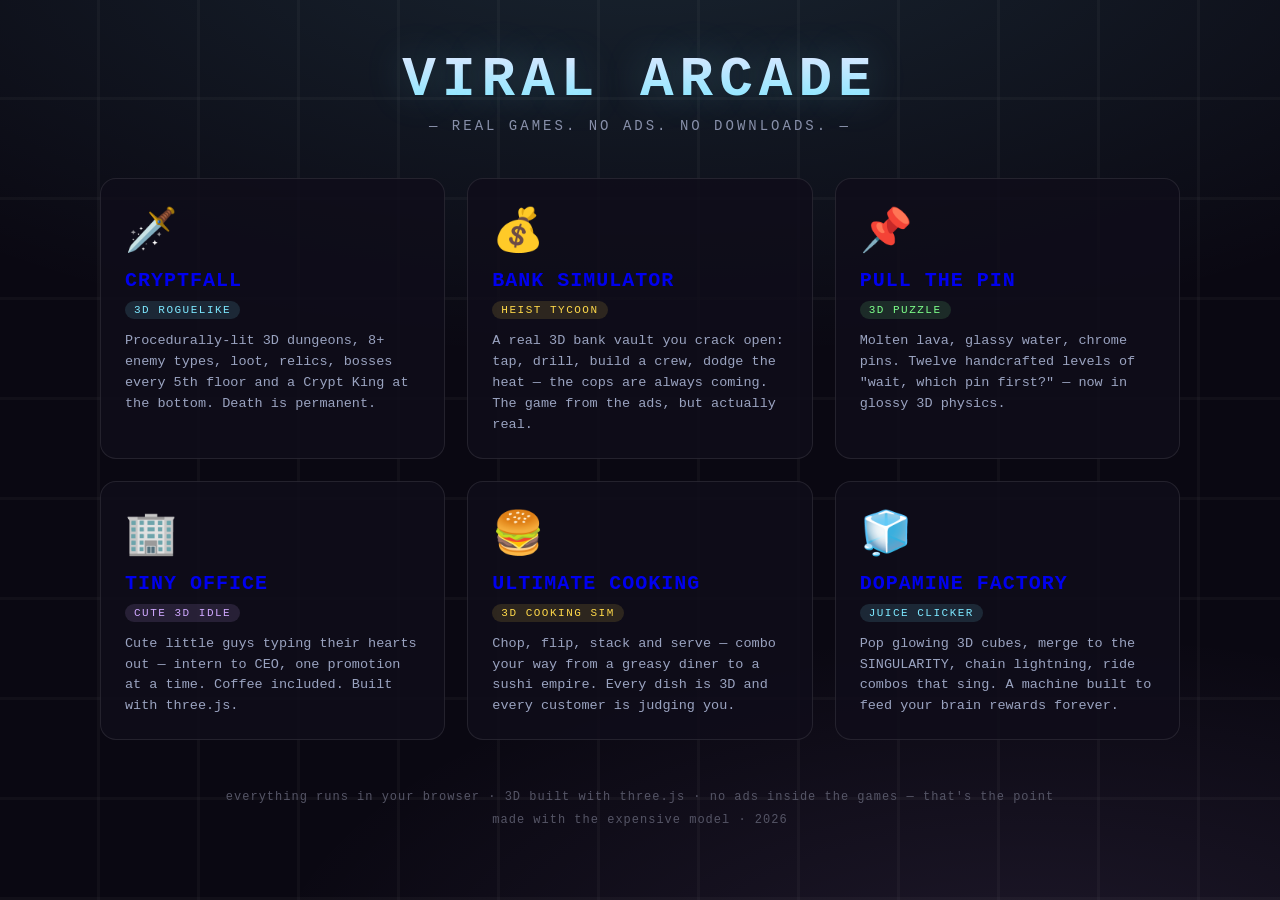
<file: index.html>
<!DOCTYPE html>
<html lang="en">
<head>
<meta charset="UTF-8">
<title>VIRAL ARCADE — browser games</title>
<meta name="viewport" content="width=device-width, initial-scale=1">
<style>
  * { margin: 0; padding: 0; box-sizing: border-box; }
  html, body { height: 100%; }
  body {
    font-family: 'Courier New', monospace;
    background: #0a0812;
    background-image:
      radial-gradient(ellipse 80% 50% at 50% -10%, rgba(125,232,255,0.13), transparent),
      radial-gradient(ellipse 60% 40% at 80% 110%, rgba(208,168,255,0.10), transparent),
      linear-gradient(transparent 97px, rgba(255,255,255,0.03) 97px),
      linear-gradient(90deg, transparent 97px, rgba(255,255,255,0.03) 97px);
    background-size: 100% 100%, 100% 100%, 100px 100px, 100px 100px;
    color: #e8e8f0;
    display: flex; flex-direction: column; align-items: center;
    padding: 48px 20px; min-height: 100%;
  }
  h1 {
    font-size: clamp(30px, 6vw, 56px);
    letter-spacing: 6px;
    background: linear-gradient(180deg, #e8e8ff, #7de8ff);
    -webkit-background-clip: text; background-clip: text;
    -webkit-text-fill-color: transparent;
    text-shadow: 0 0 40px rgba(125,232,255,0.25);
    margin-bottom: 6px;
  }
  .sub { color: #8890aa; letter-spacing: 3px; font-size: 14px; margin-bottom: 44px; }
  .grid {
    display: grid;
    grid-template-columns: repeat(auto-fit, minmax(260px, 1fr));
    gap: 22px; width: 100%; max-width: 1080px;
  }
  a.card {
    display: block; text-decoration: none;
    background: rgba(16,14,26,0.85);
    border: 1px solid rgba(255,255,255,0.09);
    border-radius: 16px;
    padding: 26px 24px 22px;
    transition: transform .16s ease, border-color .16s ease, box-shadow .16s ease;
    position: relative; overflow: hidden;
  }
  a.card:hover {
    transform: translateY(-4px) scale(1.015);
    border-color: rgba(125,232,255,0.45);
    box-shadow: 0 14px 40px rgba(0,0,0,0.5), 0 0 0 1px rgba(125,232,255,0.12);
  }
  a.card::after {
    content: '▶'; position: absolute; right: 18px; top: 20px;
    color: #ffd94a; font-size: 15px; opacity: 0; transition: opacity .16s;
  }
  a.card:hover::after { opacity: 1; }
  .emoji { font-size: 42px; margin-bottom: 12px; display: block; }
  .name { font-size: 20px; font-weight: bold; letter-spacing: 1px; margin-bottom: 8px; }
  .tag {
    display: inline-block; font-size: 11px; letter-spacing: 1.5px;
    padding: 3px 9px; border-radius: 999px; margin-bottom: 12px;
  }
  .desc { color: #9aa3c0; font-size: 13.5px; line-height: 1.55; }
  .t1 { background: rgba(125,232,255,0.13); color: #7de8ff; }
  .t2 { background: rgba(255,217,74,0.13); color: #ffd94a; }
  .t3 { background: rgba(122,255,138,0.13); color: #7dff8a; }
  .t4 { background: rgba(208,168,255,0.13); color: #d0a8ff; }
  .foot { margin-top: 46px; color: #556; font-size: 12px; letter-spacing: 1px; text-align: center; line-height: 1.9; }
</style>
</head>
<body>
  <h1>VIRAL ARCADE</h1>
  <div class="sub">— REAL GAMES. NO ADS. NO DOWNLOADS. —</div>
  <div class="grid">
    <a class="card" href="cryptfall/">
      <span class="emoji">🗡️</span>
      <div class="name">CRYPTFALL</div>
      <span class="tag t1">3D ROGUELIKE</span>
      <div class="desc">Procedurally-lit 3D dungeons, 8+ enemy types, loot, relics, bosses every 5th floor and a Crypt King at the bottom. Death is permanent.</div>
    </a>
    <a class="card" href="bank-simulator/">
      <span class="emoji">💰</span>
      <div class="name">BANK SIMULATOR</div>
      <span class="tag t2">HEIST TYCOON</span>
      <div class="desc">A real 3D bank vault you crack open: tap, drill, build a crew, dodge the heat — the cops are always coming. The game from the ads, but actually real.</div>
    </a>
    <a class="card" href="pull-the-pin/">
      <span class="emoji">📌</span>
      <div class="name">PULL THE PIN</div>
      <span class="tag t3">3D PUZZLE</span>
      <div class="desc">Molten lava, glassy water, chrome pins. Twelve handcrafted levels of "wait, which pin first?" — now in glossy 3D physics.</div>
    </a>
    <a class="card" href="office-life/">
      <span class="emoji">🏢</span>
      <div class="name">TINY OFFICE</div>
      <span class="tag t4">CUTE 3D IDLE</span>
      <div class="desc">Cute little guys typing their hearts out — intern to CEO, one promotion at a time. Coffee included. Built with three.js.</div>
    </a>
    <a class="card" href="ultimate-cooking/">
      <span class="emoji">🍔</span>
      <div class="name">ULTIMATE COOKING</div>
      <span class="tag t2">3D COOKING SIM</span>
      <div class="desc">Chop, flip, stack and serve — combo your way from a greasy diner to a sushi empire. Every dish is 3D and every customer is judging you.</div>
    </a>
    <a class="card" href="dopamine-factory/">
      <span class="emoji">🧊</span>
      <div class="name">DOPAMINE FACTORY</div>
      <span class="tag t1">JUICE CLICKER</span>
      <div class="desc">Pop glowing 3D cubes, merge to the SINGULARITY, chain lightning, ride combos that sing. A machine built to feed your brain rewards forever.</div>
    </a>
  </div>
  <div class="foot">
    everything runs in your browser · 3D built with three.js · no ads inside the games — that's the point<br>
    made with the expensive model · 2026
  </div>
</body>
</html>
</file>
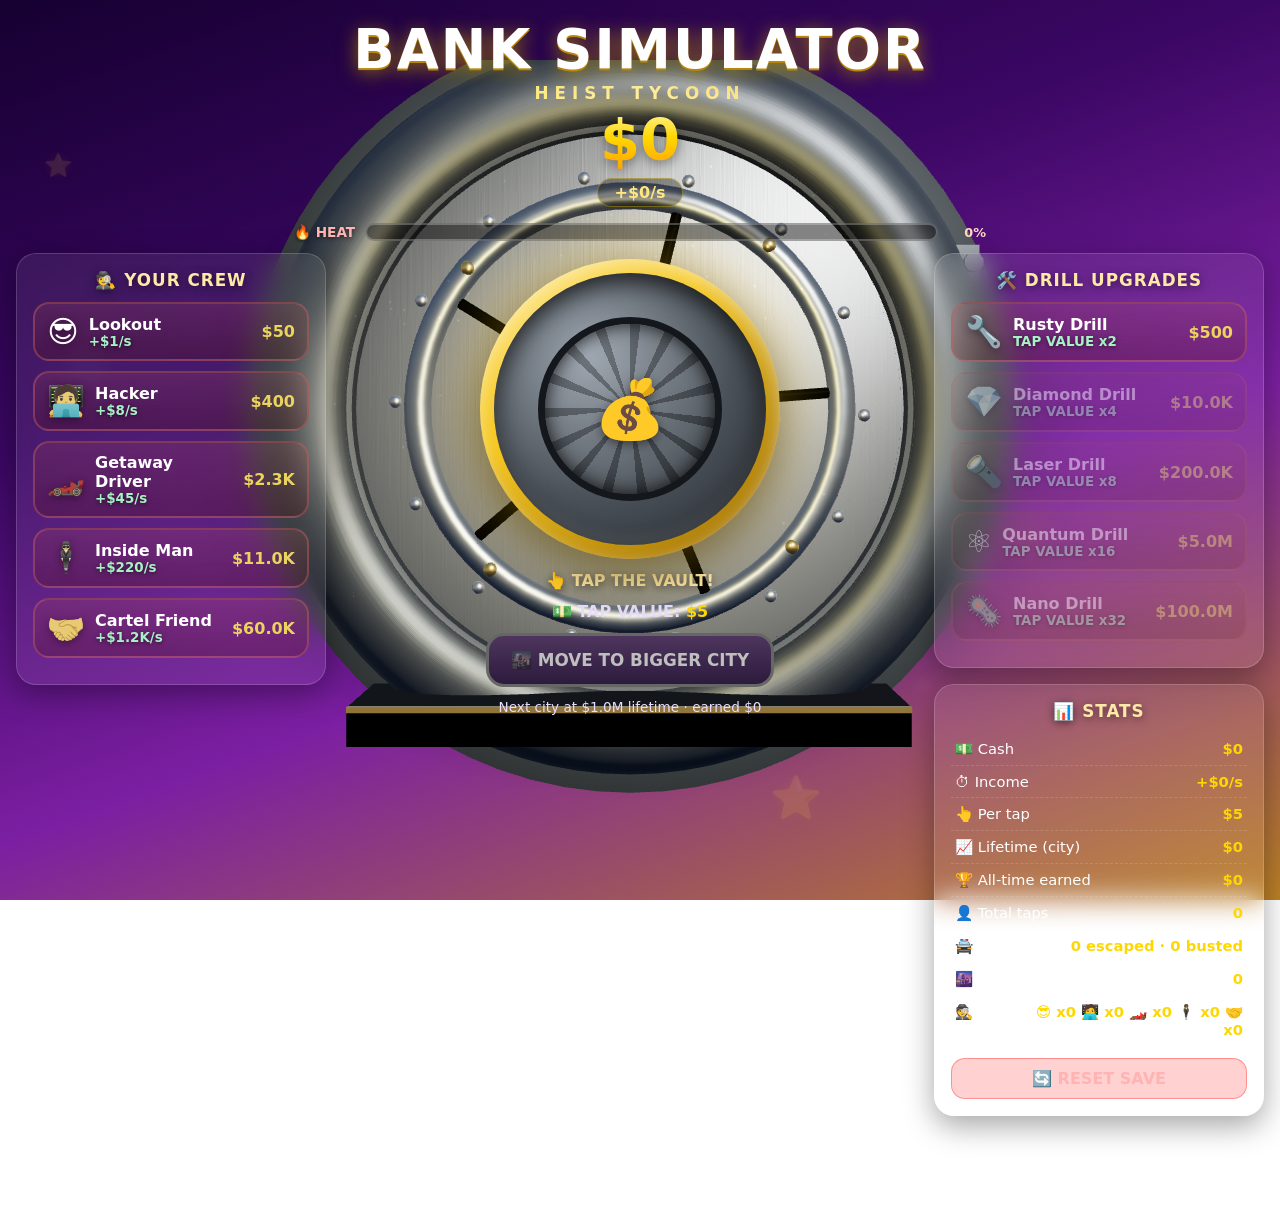
<file: bank-simulator/index.html>
<!DOCTYPE html>
<html lang="en">
<head>
  <meta charset="UTF-8">
  <meta name="viewport" content="width=device-width, initial-scale=1, maximum-scale=1, user-scalable=no">
  <meta name="theme-color" content="#3b0764">
  <title>BANK SIMULATOR — Heist Tycoon</title>
  <link rel="icon" href="data:image/svg+xml,<svg xmlns='http://www.w3.org/2000/svg' viewBox='0 0 100 100'><text y='.9em' font-size='90'>💰</text></svg>">
  <link rel="stylesheet" href="css/style.css">
</head>
<body>
  <!-- drifting background emojis (built by js) -->
  <div id="bg-emoji-layer" aria-hidden="true"></div>

  <!-- 3D vault stage (three.js) — pointer-events: none, taps stay on #vault -->
  <canvas id="vault3d" aria-hidden="true"></canvas>

  <header id="hud">
    <h1 class="game-title">BANK SIMULATOR</h1>
    <div class="game-subtitle">Heist Tycoon</div>
    <div id="cash-counter" class="cash-counter">$0</div>
    <div id="cps-chip" class="cps-chip">+$0/s</div>
  </header>

  <!-- heat / tension bar -->
  <div id="heat-wrap">
    <span class="heat-label">🔥 HEAT</span>
    <div id="heat-bar"><div id="heat-fill"></div></div>
    <span id="heat-pct">0%</span>
  </div>

  <main id="layout">
    <!-- crew: passive income -->
    <section id="crew-panel" class="glass panel">
      <h2 class="panel-title">🕵️ YOUR CREW</h2>
      <div id="crew-list"></div>
    </section>

    <!-- the vault: core tap loop -->
    <section id="vault-area">
      <div id="vault" role="button" tabindex="0" aria-label="Tap the vault to earn cash">
        <div class="vault-door">
          <div class="vault-dial"></div>
          <div class="vault-center">💰</div>
        </div>
      </div>
      <div id="tap-hint">👆 TAP THE VAULT!</div>
      <div id="tap-value-label">💵 TAP VALUE: <b id="tap-value">$5</b></div>
      <button id="prestige-btn" class="prestige-btn" type="button" disabled>🌆 MOVE TO BIGGER CITY</button>
      <div id="prestige-hint" class="prestige-hint"></div>
    </section>

    <!-- upgrades + stats -->
    <section id="right-col">
      <div id="drill-panel" class="glass panel">
        <h2 class="panel-title">🛠️ DRILL UPGRADES</h2>
        <div id="drill-list"></div>
      </div>
      <div id="stats-panel" class="glass panel">
        <h2 class="panel-title">📊 STATS</h2>
        <div id="stats-list"></div>
        <button id="reset-btn" class="reset-btn" type="button">🔄 RESET SAVE</button>
      </div>
    </section>
  </main>

  <!-- money particles + floating +$ text layer -->
  <div id="fx-layer" aria-hidden="true"></div>

  <!-- achievement toasts (bottom-left) -->
  <div id="toast-container" aria-live="polite"></div>

  <!-- RAID modal -->
  <div id="raid-modal" class="modal raid hidden">
    <div class="modal-card">
      <h2 class="raid-title">🚔 COPS INCOMING!</h2>
      <p class="raid-sub">TAP TO ESCAPE!</p>
      <div id="escape-bar"><div id="escape-fill"></div></div>
      <div id="raid-timer" class="raid-timer">5.0s</div>
    </div>
  </div>

  <!-- offline earnings modal -->
  <div id="offline-modal" class="modal hidden">
    <div class="modal-card">
      <h2>WHILE YOU WERE GONE 💤</h2>
      <p id="offline-amount" class="offline-amount">+$0</p>
      <button id="offline-close" class="big-btn" type="button">NICE! 🤑</button>
    </div>
  </div>

  <!-- loot chest modal -->
  <div id="loot-modal" class="modal hidden">
    <div class="modal-card">
      <h2>📦 LOOT CHEST!</h2>
      <p id="loot-amount" class="offline-amount">+$0</p>
      <button id="loot-close" class="big-btn" type="button">SWEET! 🎉</button>
    </div>
  </div>

  <!-- fullscreen celebration flash -->
  <div id="flash" aria-hidden="true"></div>

  <!-- 3D vault stage: three.js core, then shared mobile controls, then the
       DOM game (whose tap router is THE input path), then the 3D scene layer -->
  <script src="../shared/vendor/three.min.js"></script>
  <script src="../shared/mobile-controls.js"></script>
  <script src="js/game.js"></script>
  <script src="js/vault3d.js"></script>
</body>
</html>
</file>
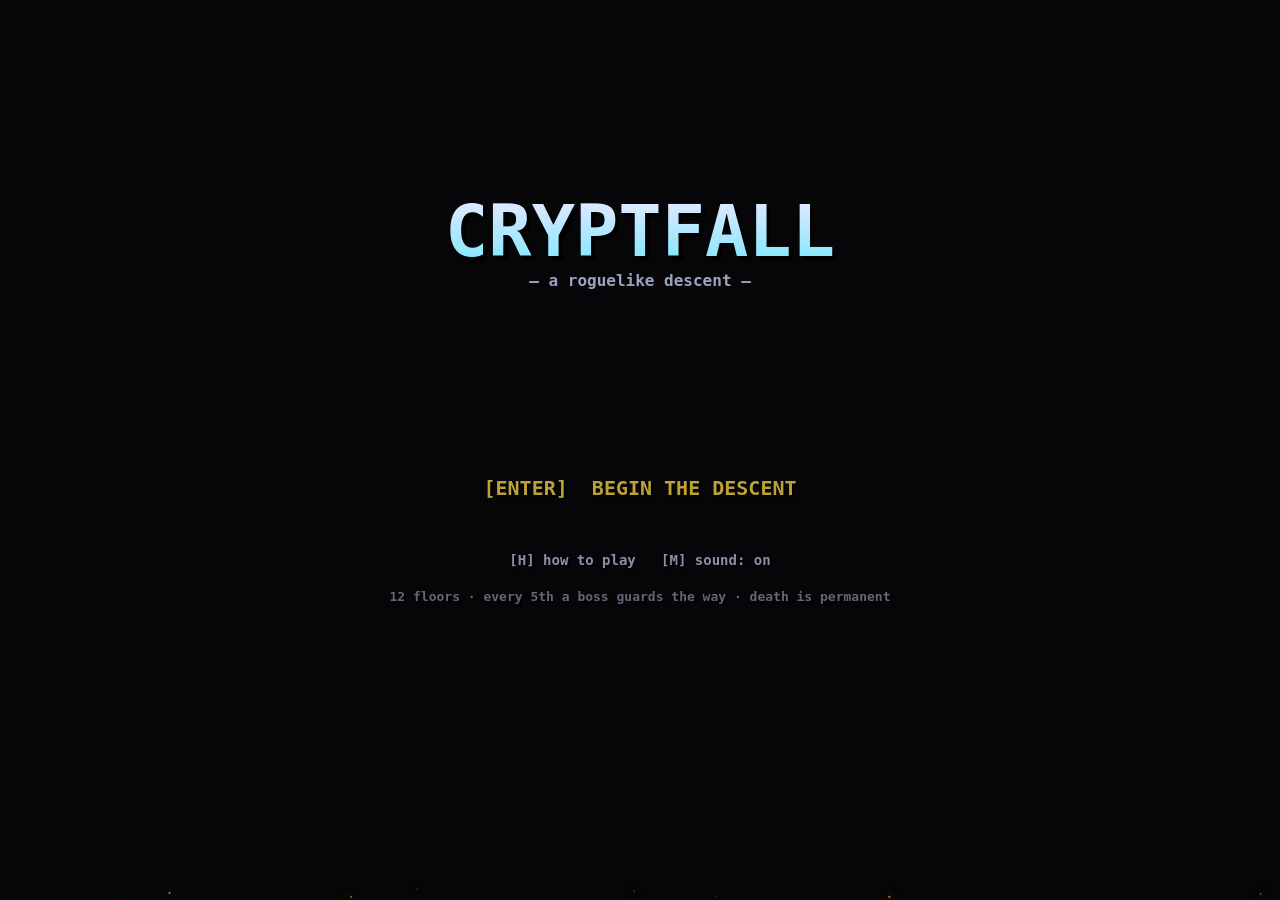
<file: cryptfall/index.html>
<!DOCTYPE html>
<html lang="en">
<head>
<meta charset="UTF-8">
<title>CRYPTFALL</title>
<meta name="viewport" content="width=device-width, initial-scale=1">
<link rel="stylesheet" href="css/style.css">
</head>
<body>
<canvas id="game3d"></canvas>
<canvas id="game"></canvas>
<noscript>CRYPTFALL needs JavaScript.</noscript>
<script src="../shared/vendor/three.min.js"></script>
<script src="js/dungeon.js"></script>
<script src="js/audio.js"></script>
<script src="js/content.js"></script>
<script src="js/engine.js"></script>
<script src="js/entities.js"></script>
<script src="js/ui.js"></script>
<script src="js/render3d.js"></script>
<script src="js/main.js"></script>
<script src="../shared/mobile-controls.js"></script>
<script src="js/touch.js"></script>
</body>
</html>
</file>
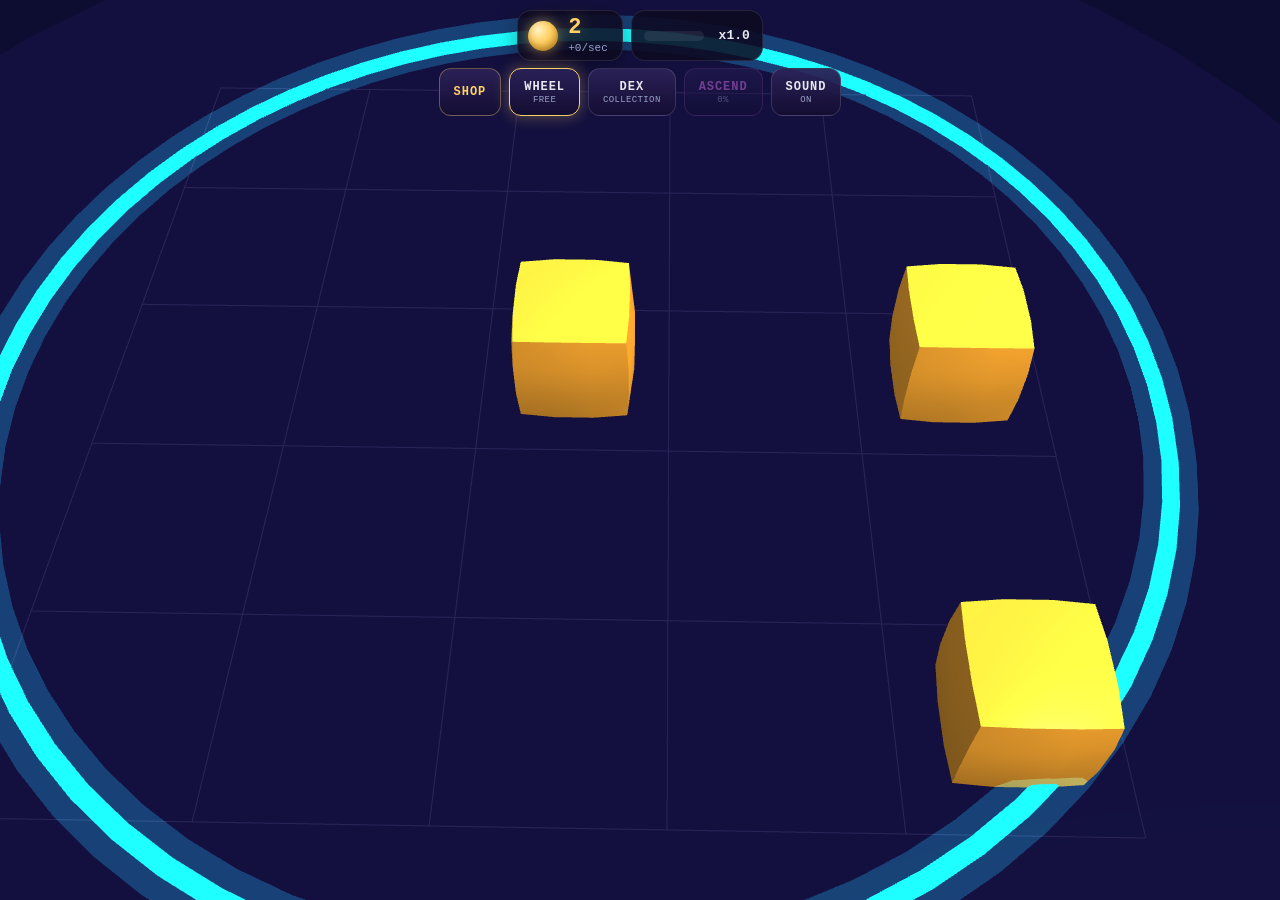
<file: dopamine-factory/index.html>
<!DOCTYPE html>
<html lang="en">
<head>
<meta charset="UTF-8">
<title>DOPAMINE FACTORY</title>
<meta name="viewport" content="width=device-width, initial-scale=1, maximum-scale=1, user-scalable=no">
<link rel="stylesheet" href="css/style.css">
</head>
<body>
  <!-- mount points only. ALL DOM inside is built by js modules -->
  <div id="hud-top"></div>
  <div id="stage"></div>
  <div id="quests"></div>
  <div id="modal-root"></div>
  <div id="labels"></div>
  <script src="../shared/vendor/three.min.js"></script>
  <script src="../shared/mobile-controls.js"></script>
  <script src="js/content.js"></script>
  <script src="js/core.js"></script>
  <script src="js/board.js"></script>
  <script src="js/wheel.js"></script>
  <script src="js/quests.js"></script>
  <script src="js/audio.js"></script>
  <script src="js/fx.js"></script>
  <script src="js/render3d.js"></script>
  <script src="js/input.js"></script>
  <script src="js/ui.js"></script>
  <script src="js/game.js"></script>
</body>
</html>
</file>
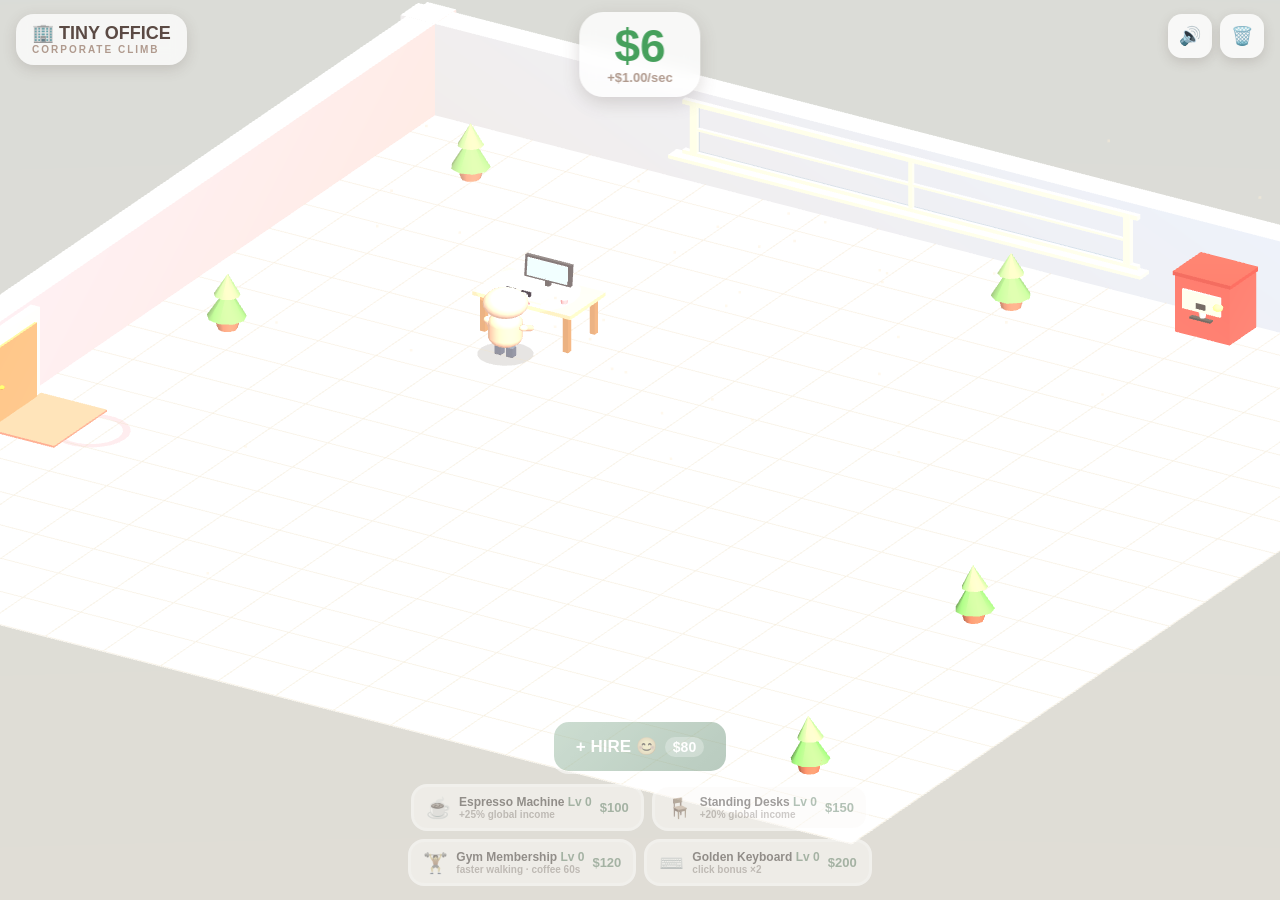
<file: office-life/index.html>
<!DOCTYPE html>
<html lang="en">
<head>
  <meta charset="utf-8" />
  <meta name="viewport" content="width=device-width, initial-scale=1, maximum-scale=1, user-scalable=no" />
  <meta name="theme-color" content="#ffe9d2" />
  <title>Tiny Office — Corporate Climb</title>
  <link rel="stylesheet" href="css/style.css" />
</head>
<body>
  <div id="game"></div>

  <div id="ui">
    <div id="brand">🏢 TINY OFFICE<span>corporate climb</span></div>

    <div id="money-wrap">
      <div id="money">$0</div>
      <div id="income">+$0.00/sec</div>
    </div>

    <div id="top-right">
      <button id="mute-btn" class="chip" title="Toggle sound">🔊</button>
      <button id="reset-btn" class="chip" title="Reset save">🗑️</button>
    </div>

    <div id="panel" class="hidden">
      <button id="panel-close" title="Close">✕</button>
      <div id="p-portrait">😊</div>
      <div id="p-name">Biscuit</div>
      <div id="p-title">Intern · Lv 0</div>
      <div class="bar"><div id="p-xp"></div></div>
      <div id="p-xp-text">0 / 30 XP</div>
      <div class="p-row"><span>💰 income</span><span id="p-income">$1.00/sec</span></div>
      <div class="p-row"><span>☕ coffee</span><span id="p-coffee">😴 sleepy</span></div>
      <div class="p-hint">click the floor to motivate the team!</div>
    </div>

    <div id="bottom-bar">
      <button id="hire-btn"><span class="hire-txt">+ HIRE 😊</span><span id="hire-cost">$80</span></button>
      <div id="upgrades">
        <button class="up-btn" data-up="espresso">
          <span class="up-icon">☕</span>
          <span class="up-txt"><span class="up-name">Espresso Machine <b class="up-lvl">Lv 0</b></span><span class="up-desc">+25% global income</span></span>
          <span class="up-cost">$100</span>
        </button>
        <button class="up-btn" data-up="standing">
          <span class="up-icon">🪑</span>
          <span class="up-txt"><span class="up-name">Standing Desks <b class="up-lvl">Lv 0</b></span><span class="up-desc">+20% global income</span></span>
          <span class="up-cost">$150</span>
        </button>
        <button class="up-btn" data-up="gym">
          <span class="up-icon">🏋️</span>
          <span class="up-txt"><span class="up-name">Gym Membership <b class="up-lvl">Lv 0</b></span><span class="up-desc">faster walking · coffee 60s</span></span>
          <span class="up-cost">$120</span>
        </button>
        <button class="up-btn" data-up="keyboard">
          <span class="up-icon">⌨️</span>
          <span class="up-txt"><span class="up-name">Golden Keyboard <b class="up-lvl">Lv 0</b></span><span class="up-desc">click bonus ×2</span></span>
          <span class="up-cost">$200</span>
        </button>
      </div>
    </div>

    <div id="toast">👋 click a lil guy to check on them · click the floor to motivate!</div>

    <!-- MC touch cluster (populated only on touch devices) -->
    <div id="mc-cluster"></div>

    <div id="labels"></div>

    <div id="modal" class="hidden">
      <div id="modal-card">
        <div id="modal-emoji">💤</div>
        <h2>WHILE YOU WERE GONE</h2>
        <p id="modal-text">The team kept hustling…</p>
        <div id="modal-amount">+$0</div>
        <button id="claim-btn">CLAIM IT 💰</button>
      </div>
    </div>
  </div>

  <script src="../shared/mobile-controls.js"></script>
  <script src="js/vendor/three.min.js"></script>
  <script src="js/game.js"></script>
</body>
</html>
</file>
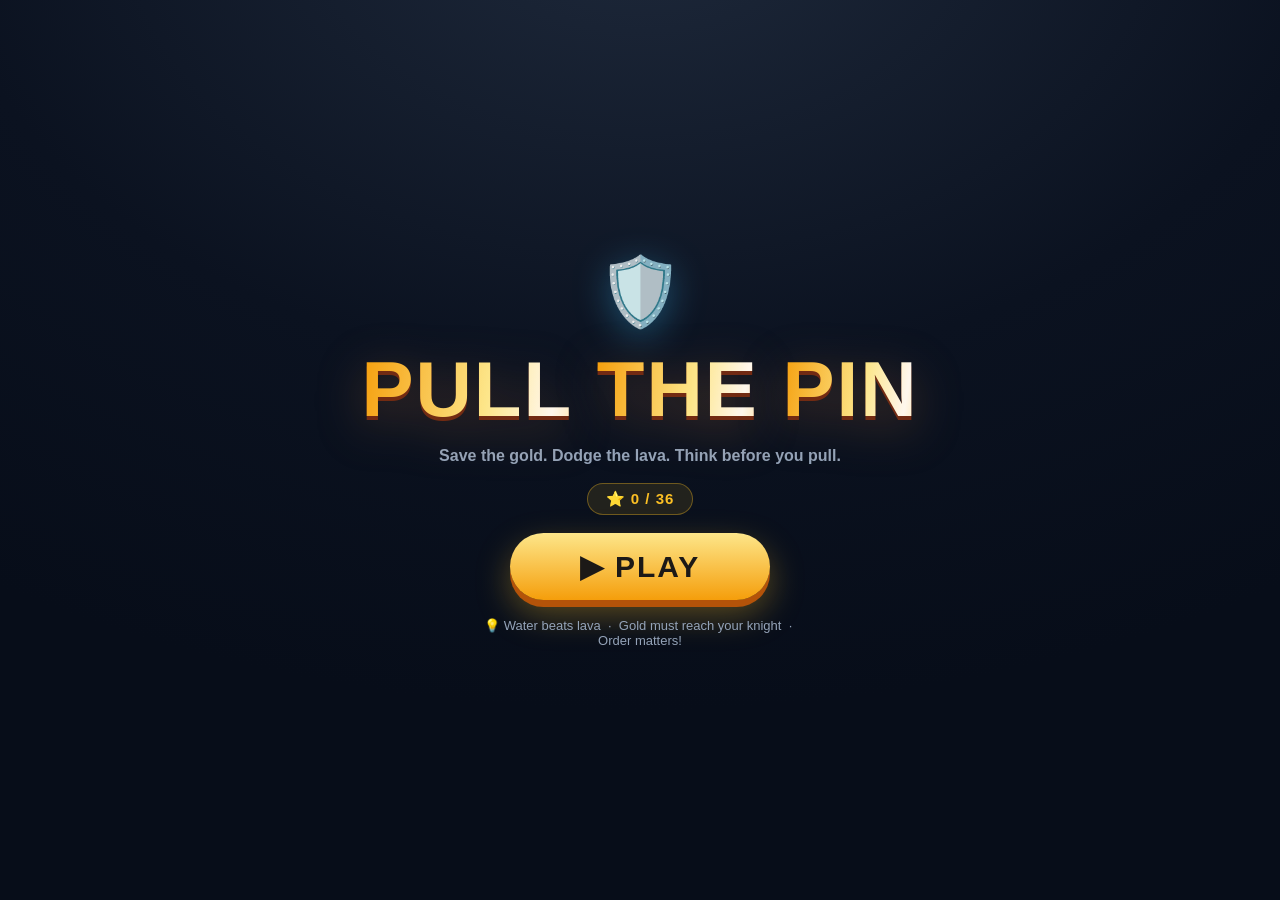
<file: pull-the-pin/index.html>
<!DOCTYPE html>
<html lang="en">
<head>
<meta charset="UTF-8">
<meta name="viewport" content="width=device-width, initial-scale=1.0, maximum-scale=1.0, user-scalable=no">
<title>PULL THE PIN — Puzzle Rescue</title>
<link rel="stylesheet" href="css/style.css">
</head>
<body>

  <!-- ============ HOME SCREEN ============ -->
  <div id="home" class="screen">
    <div class="home-card">
      <div class="logo">🛡️</div>
      <h1 class="title"><span>PULL</span> <span>THE</span> <span>PIN</span></h1>
      <p class="tagline">Save the gold. Dodge the lava. Think <b>before</b> you pull.</p>
      <div id="homeStars" class="stars-total">⭐ 0 / 36</div>
      <button id="btnPlay" class="btn play">▶&nbsp;PLAY</button>
      <p class="howto">💡 Water beats lava &nbsp;·&nbsp; Gold must reach your knight &nbsp;·&nbsp; Order matters!</p>
    </div>
  </div>

  <!-- ============ GAME SCREEN ============ -->
  <div id="game" class="screen" style="display:none">
    <div id="topbar"><div id="pills"></div></div>

    <div id="hud">
      <div class="hud-left"><span id="lv">LEVEL 1/12</span><span id="name">First Drop</span></div>
      <div id="gold">🪙 0 / 1</div>
      <div class="hud-right">
        <button id="btnRetry" class="btn mini" title="Retry level (R)">🔁</button>
        <button id="btnMute"  class="btn mini" title="Mute (M)">🔊</button>
        <button id="btnHome"  class="btn mini" title="Home">🏠</button>
      </div>
    </div>

    <div id="hintbar">💡</div>

    <div id="stage">
      <canvas id="cv" width="400" height="640"></canvas>

      <!-- FAIL OVERLAY -->
      <div id="failOv" class="ov">
        <div class="ov-card">
          <div class="oops">OOPS! 🔥</div>
          <p class="ov-sub">The lava got your knight!</p>
          <button id="btnRetry2" class="btn retry">🔁 RETRY</button>
          <div id="cd" class="cd">Auto-retry in 3…</div>
        </div>
      </div>

      <!-- CLEAR OVERLAY -->
      <div id="clearOv" class="ov">
        <div class="ov-card">
          <div id="clearTitle" class="cleartitle">LEVEL CLEAR!</div>
          <div class="stars-row"><span class="star">★</span><span class="star">★</span><span class="star">★</span></div>
          <div id="clearSub" class="ov-sub">Flawless!</div>
          <button id="btnNext" class="btn next">NEXT ▶</button>
        </div>
      </div>
    </div>
  </div>

<script src="../shared/vendor/three.min.js"></script>
<script src="../shared/mobile-controls.js"></script>
<script src="js/levels.js"></script>
<script src="js/game.js"></script>
</body>
</html>
</file>
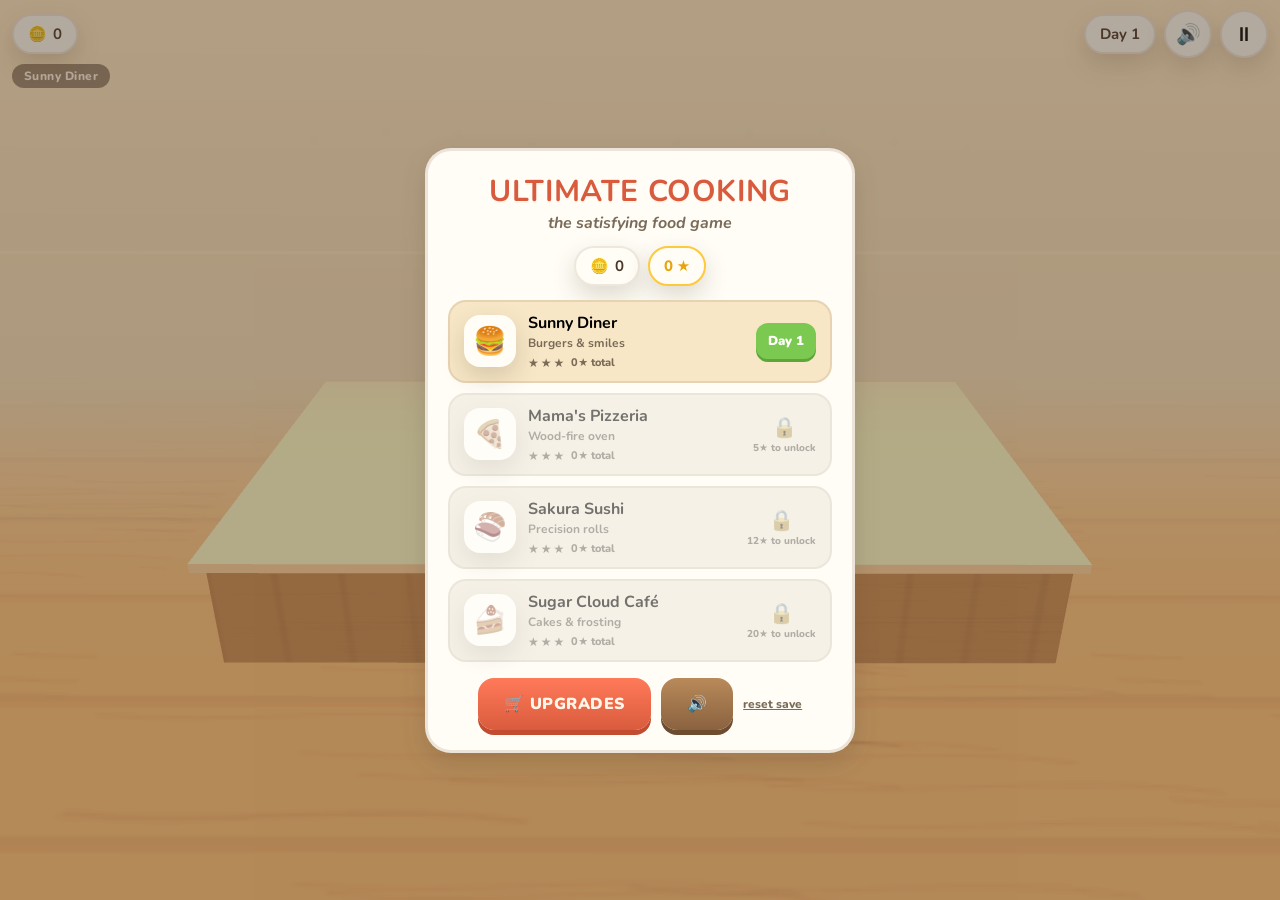
<file: ultimate-cooking/index.html>
<!DOCTYPE html>
<html lang="en">
<head>
<meta charset="utf-8">
<meta name="viewport" content="width=device-width, initial-scale=1, maximum-scale=1, user-scalable=no, viewport-fit=cover">
<meta name="theme-color" content="#FFF6E9">
<meta name="apple-mobile-web-app-capable" content="yes">
<meta name="apple-mobile-web-app-status-bar-style" content="default">
<meta name="description" content="ULTIMATE COOKING — the satisfying food game. Chop, flip, stack and serve your way through four cozy restaurants.">
<title>Ultimate Cooking</title>
<link rel="icon" href="data:image/svg+xml,%3Csvg xmlns='http://www.w3.org/2000/svg' viewBox='0 0 32 32'%3E%3Ccircle cx='16' cy='16' r='15' fill='%23FF7A59'/%3E%3Ccircle cx='16' cy='13' r='8' fill='%23FFC93C'/%3E%3Ccircle cx='16' cy='20' r='7' fill='%237BC950'/%3E%3C/svg%3E">
<link rel="preconnect" href="https://fonts.googleapis.com">
<link href="https://fonts.googleapis.com/css2?family=Nunito:wght@700;800;900&display=swap" rel="stylesheet">
<link rel="stylesheet" href="css/style.css">
</head>
<body>
<div id="app">
  <canvas id="gl"></canvas>
  <div id="steamFog"></div>

  <!-- ================= HUD ================= -->
  <div id="hud" class="layer">
    <div id="topbar">
      <div class="pill" id="coinPill">🪙 <b id="hudCoins">0</b><span id="coinDelta"></span></div>
      <div class="pill" id="dayPill"><b id="hudDay">Day 1</b></div>
      <button id="hudMute" class="roundBtn" aria-label="mute">🔊</button>
      <button id="hudPause" class="roundBtn" aria-label="pause">⏸</button>
    </div>
    <div id="restBar"><span id="hudRest">Sunny Diner</span></div>

    <div id="comboWrap">
      <div class="pill" id="comboPill">COMBO <b id="comboX">×1</b>
        <div id="comboBar"><div id="comboFill"></div></div>
      </div>
    </div>

    <div id="ticket" class="hidden">
      <div class="t-head"><span id="ticketName"></span><b id="ticketPrice"></b></div>
      <div class="t-order" id="ticketOrder"></div>
      <div id="ticketChips"></div>
    </div>

    <!-- world-anchored widgets -->
    <div id="patience" class="worldWidget hidden">
      <span id="patienceName"></span>
      <div class="pbar"><div id="patienceFill"></div></div>
    </div>
    <div id="panMeter0" class="meter timing hidden"><div class="zone"></div><div class="mark"></div></div>
    <div id="panMeter1" class="meter timing hidden"><div class="zone"></div><div class="mark"></div></div>
    <div id="ovenMeter" class="meter timing hidden"><div class="zone"></div><div class="mark"></div></div>
    <div id="pchopMeter" class="meter timing hidden"><div class="zone"></div><div class="mark"></div></div>
    <div id="chopMeter" class="meter prog hidden"><div class="fill"></div><span class="plabel"></span></div>
    <div id="frostMeter" class="meter timing hidden"><div class="zone"></div><div class="mark"></div><span class="plabel"></span></div>

    <div id="toasts"></div>
    <div id="mcCluster"></div>

    <div id="tutorial" class="hidden">
      <div id="tutRing"></div>
      <div id="tutCard">
        <span id="tutText"></span>
        <button id="tutSkip">SKIP TUTORIAL</button>
      </div>
    </div>

    <div id="countdown" class="hidden"></div>
    <div id="unlockToast" class="hidden"></div>
  </div>

  <!-- ================= SCREENS ================= -->
  <div id="mapScreen" class="screen">
    <div class="panel">
      <h1 id="mapTitle">ULTIMATE COOKING</h1>
      <div class="map-sub">the satisfying food game</div>
      <div class="map-stats">
        <span class="pill">🪙 <b id="mapCoins">0</b></span>
        <span class="pill gold" id="mapStars">0 ★</span>
      </div>
      <div id="mapList"></div>
      <div class="map-actions">
        <button id="mapShop" class="bigBtn">🛒 UPGRADES</button>
        <button id="mapMute" class="bigBtn alt" style="min-width:64px">🔊</button>
        <button id="mapReset" class="smallBtn">reset save</button>
      </div>
    </div>
  </div>

  <div id="shop" class="screen hidden">
    <div class="panel">
      <div class="panel-head"><b>Kitchen Upgrades</b><span class="pill">🪙 <b id="shopCoins">0</b></span></div>
      <div id="shopList"></div>
      <button id="shopClose" class="bigBtn">BACK</button>
    </div>
  </div>

  <div id="dayEnd" class="screen hidden">
    <div class="panel">
      <div class="de-title"></div>
      <div class="de-stars" id="deStars"></div>
      <div class="de-coins">$<span id="deCoins">0</span></div>
      <div class="de-stats">
        <div id="deServed"></div>
        <div id="deWalkouts"></div>
      </div>
      <div class="de-actions">
        <button id="deNext" class="bigBtn">Next Day</button>
        <button id="deMap" class="bigBtn alt">Map</button>
      </div>
    </div>
  </div>

  <div id="pause" class="screen hidden">
    <div class="panel">
      <b style="font-size:22px">Paused</b>
      <button id="pauseResume" class="bigBtn">RESUME</button>
      <button id="pauseMute" class="bigBtn alt">🔊</button>
      <button id="pauseMap" class="bigBtn danger">QUIT TO MAP</button>
    </div>
  </div>

  <div id="confirm" class="screen hidden">
    <div class="panel">
      <p id="confirmText"></p>
      <div>
        <button id="confirmYes" class="bigBtn danger">YES</button>
        <button id="confirmNo" class="bigBtn alt">NO</button>
      </div>
    </div>
  </div>
</div>

<script src="../shared/vendor/three.min.js"></script>
<script src="../shared/mobile-controls.js"></script>
<script src="js/logic-core.js"></script>
<script src="js/audio.js"></script>
<script src="js/scene.js"></script>
<script src="js/ui.js"></script>
<script src="js/game.js"></script>
</body>
</html>
</file>
<file: bank-simulator/css/style.css>
/* ============================================================
   BANK SIMULATOR — Heist Tycoon
   Fake-game-ad aesthetic: purple→gold gradient, glassmorphism,
   huge bouncy buttons, emoji everywhere, keyframe juice.
   No assets, no dependencies.
   ============================================================ */

* { margin: 0; padding: 0; box-sizing: border-box; }

html {
  height: 100%;
  -webkit-user-select: none;
  user-select: none;
  -webkit-tap-highlight-color: transparent;
}

body {
  min-height: 100vh;
  font-family: "Segoe UI", system-ui, -apple-system, Roboto, "Helvetica Neue", Arial, "Apple Color Emoji", "Segoe UI Emoji", sans-serif;
  background: linear-gradient(160deg, #160031 0%, #3b0764 34%, #7c1fa2 62%, #c9960a 108%);
  background-attachment: fixed;
  color: #fff;
  overflow-x: hidden;
  user-select: none;
  -webkit-user-select: none;
  -webkit-tap-highlight-color: transparent;
  touch-action: manipulation;
}

/* ---------- mobile/touch: kill the 300ms tap delay + double-tap zoom on
   every interactive element (vault, buttons, modals) ---------- */
button,
#vault,
.modal {
  touch-action: manipulation;
}

/* ---------- drifting background emojis ---------- */
#bg-emoji-layer { position: fixed; inset: 0; overflow: hidden; pointer-events: none; z-index: 0; }
#bg-emoji-layer span {
  position: absolute; opacity: .13;
  filter: drop-shadow(0 0 6px rgba(255, 215, 0, .45));
  animation: drift 12s ease-in-out infinite alternate;
}
@keyframes drift {
  from { transform: translateY(0) rotate(-8deg); }
  to   { transform: translateY(-110px) rotate(10deg); }
}

/* ---------- glassmorphism ---------- */
.glass {
  background: rgba(255, 255, 255, .08);
  border: 1px solid rgba(255, 255, 255, .16);
  border-radius: 20px;
  backdrop-filter: blur(14px);
  -webkit-backdrop-filter: blur(14px);
  box-shadow: 0 10px 30px rgba(0, 0, 0, .35);
}

/* ---------- header / cash counter ---------- */
#hud { position: relative; z-index: 2; text-align: center; padding: 18px 12px 4px; }
.game-title {
  font-size: clamp(2rem, 6vw, 3.4rem); font-weight: 900; letter-spacing: 2px; text-transform: uppercase;
  text-shadow: 0 2px 0 #b8860b, 0 4px 18px rgba(255, 200, 0, .55), 0 6px 22px rgba(0, 0, 0, .4);
}
.game-subtitle {
  margin-top: 2px; font-weight: 800; letter-spacing: 6px; text-transform: uppercase;
  font-size: clamp(.75rem, 2.4vw, 1.05rem);
  background: linear-gradient(90deg, #ffd700, #ffef9e, #ffb300);
  -webkit-background-clip: text; background-clip: text; color: transparent;
}
.cash-counter {
  margin-top: 4px; font-weight: 900; font-size: clamp(2.4rem, 8vw, 3.6rem);
  background: linear-gradient(180deg, #fff7ae, #ffd700 45%, #ff9d00);
  -webkit-background-clip: text; background-clip: text; color: transparent;
  filter: drop-shadow(0 3px 6px rgba(0, 0, 0, .45));
}
.cash-counter.pop { animation: pop .18s ease; }
@keyframes pop { 50% { transform: scale(1.16); } }
.cps-chip {
  display: inline-block; margin-top: 4px; padding: 4px 16px; border-radius: 999px;
  background: rgba(0, 0, 0, .35); border: 1px solid rgba(255, 215, 0, .35);
  font-weight: 700; color: #ffe680;
}

/* ---------- heat bar ---------- */
#heat-wrap {
  position: relative; z-index: 2; display: flex; align-items: center; gap: 10px;
  max-width: 720px; margin: 12px auto 2px; padding: 0 14px; font-weight: 800;
}
.heat-label { font-size: .85rem; color: #ffb3b3; text-shadow: 0 1px 4px rgba(0, 0, 0, .6); }
#heat-pct { font-size: .8rem; color: #ffd9c0; min-width: 38px; text-align: right; }
#heat-bar {
  flex: 1; height: 18px; border-radius: 999px; background: rgba(0, 0, 0, .45);
  border: 2px solid rgba(255, 255, 255, .25); overflow: hidden;
}
#heat-fill {
  height: 100%; width: 0%; border-radius: 999px;
  background: linear-gradient(90deg, #ffd500, #ff6a00);
  transition: width .15s linear;
}
#heat-bar.danger { border-color: #ff2d2d; animation: dangerPulse .5s infinite; }
@keyframes dangerPulse { 50% { box-shadow: 0 0 18px 4px rgba(255, 0, 0, .65); } }

/* ---------- layout ---------- */
#layout {
  position: relative; z-index: 2; max-width: 1280px; margin: 0 auto;
  padding: 10px 16px 90px;
  display: grid; grid-template-columns: minmax(250px, 310px) minmax(320px, 1fr) minmax(250px, 330px);
  gap: 16px; align-items: start;
}
#right-col { display: flex; flex-direction: column; gap: 16px; }
@media (max-width: 1020px) {
  #layout { grid-template-columns: 1fr; max-width: 560px; }
  #vault-area { order: -1; }
}

.panel { padding: 16px; }
.panel-title {
  font-size: 1.05rem; font-weight: 900; letter-spacing: 1px; margin-bottom: 12px;
  text-align: center; color: #ffe9a8; text-shadow: 0 2px 8px rgba(0, 0, 0, .5);
}

/* ---------- big bouncy buy buttons (crew + drills) ---------- */
.crew-btn {
  display: flex; align-items: center; gap: 10px; width: 100%; margin-bottom: 10px;
  padding: 10px 12px; border-radius: 16px; color: #fff; font: inherit; cursor: pointer;
  border: 2px solid rgba(255, 255, 255, .22);
  background: linear-gradient(180deg, rgba(255, 255, 255, .16), rgba(255, 255, 255, .05));
  transition: transform .16s cubic-bezier(.34, 1.56, .64, 1), filter .15s, border-color .15s;
}
.crew-btn:hover:not(:disabled) { transform: translateY(-2px) scale(1.02); border-color: #ffd700; }
.crew-btn:active:not(:disabled) { transform: scale(.93); }
.crew-btn:disabled {
  background: linear-gradient(180deg, rgba(255, 60, 60, .18), rgba(120, 0, 0, .28));
  border-color: rgba(255, 80, 80, .45); cursor: not-allowed; filter: saturate(.55);
}
.crew-btn.bought { animation: boughtPop .3s cubic-bezier(.34, 1.56, .64, 1); }
@keyframes boughtPop { 40% { transform: scale(1.06); border-color: #2ecc71; } }
.c-emoji { font-size: 1.9rem; filter: drop-shadow(0 2px 4px rgba(0, 0, 0, .4)); }
.c-info { flex: 1; text-align: left; }
.c-name { display: block; font-weight: 900; font-size: 1rem; }
.c-income { display: block; color: #7dffb0; font-weight: 800; font-size: .84rem; text-shadow: 0 1px 4px rgba(0, 0, 0, .6); }
.c-right { text-align: right; }
.c-cost { display: block; font-weight: 900; color: #ffd700; }
.c-owned { display: block; font-size: .78rem; color: #c7b6ff; font-weight: 800; }

/* drill states: owned = green, locked (out of order) = dimmed */
.drill-btn.owned {
  border-color: #2ecc71; cursor: default;
  background: linear-gradient(180deg, rgba(46, 204, 113, .22), rgba(16, 110, 60, .16));
}
.drill-btn.owned .c-cost { color: #7dffb0; }
.drill-btn.locked { opacity: .45; filter: grayscale(.55); }

/* ---------- the vault ---------- */
#vault-area { display: flex; flex-direction: column; align-items: center; gap: 12px; padding-top: 6px; }
#vault {
  position: relative; width: min(300px, 72vw); height: min(300px, 72vw); aspect-ratio: 1 / 1;
  border-radius: 50%; border: none; padding: 14px; cursor: pointer;
  background: radial-gradient(circle at 32% 28%, #ffe98a, #f5c518 45%, #8a5a00 95%);
  box-shadow: 0 0 70px rgba(255, 196, 0, .4), 0 14px 40px rgba(0, 0, 0, .5), inset 0 6px 18px rgba(255, 255, 255, .55);
  display: flex; align-items: center; justify-content: center;
  animation: idleWobble 3.2s ease-in-out infinite;
  outline: none;
}
#vault:focus-visible { box-shadow: 0 0 0 4px #ffd700, 0 0 70px rgba(255, 196, 0, .4); }
@keyframes idleWobble {
  0%, 100% { transform: rotate(-1.6deg) scale(1); }
  50%      { transform: rotate(1.6deg) scale(1.025); }
}
#vault.shake { animation: shakeTap .18s ease; }
@keyframes shakeTap {
  0%   { transform: translate(-6px, 2px) rotate(-2deg); }
  25%  { transform: translate(6px, -2px) rotate(2deg); }
  50%  { transform: translate(-5px, -1px) rotate(-1.5deg); }
  75%  { transform: translate(5px, 1px) rotate(1.5deg); }
  100% { transform: none; }
}
.vault-door {
  position: relative; width: 100%; height: 100%; border-radius: 50%;
  background: radial-gradient(circle at 35% 30%, #9aa3ad, #4a5158 55%, #22262b 100%);
  box-shadow: inset 0 8px 24px rgba(0, 0, 0, .75), inset 0 -6px 14px rgba(255, 255, 255, .15);
  display: flex; align-items: center; justify-content: center;
}
.vault-dial {
  position: absolute; inset: 16%; border-radius: 50%;
  background: repeating-conic-gradient(rgba(0, 0, 0, .28) 0deg 7deg, rgba(255, 255, 255, .06) 7deg 24deg);
  border: 7px solid #14171b; box-shadow: inset 0 0 18px rgba(0, 0, 0, .8);
}
.vault-center {
  position: relative; z-index: 1; font-size: clamp(2.6rem, 10vw, 3.6rem);
  filter: drop-shadow(0 3px 6px rgba(0, 0, 0, .55));
}
#tap-hint {
  font-weight: 900; color: #ffe9a8; text-shadow: 0 2px 8px rgba(0, 0, 0, .6);
  animation: bounceHint 1.1s ease-in-out infinite;
}
@keyframes bounceHint { 50% { transform: translateY(-8px) scale(1.06); } }
#tap-value-label { font-weight: 800; color: #e8ddff; }
#tap-value-label b { color: #ffd700; }

/* ---------- prestige ---------- */
.prestige-btn {
  font: inherit; font-weight: 900; font-size: 1.05rem; padding: 14px 22px; color: #fff;
  border-radius: 18px; border: 3px solid #ffd700; cursor: pointer;
  background: linear-gradient(180deg, #a02ce0, #5b12a8);
  box-shadow: 0 8px 24px rgba(160, 44, 224, .45);
  transition: transform .16s cubic-bezier(.34, 1.56, .64, 1);
}
.prestige-btn:not(:disabled) { animation: prestigeGlow 1.4s ease-in-out infinite; }
@keyframes prestigeGlow {
  50% { box-shadow: 0 0 30px rgba(255, 215, 0, .9), 0 8px 24px rgba(160, 44, 224, .5); transform: scale(1.04); }
}
.prestige-btn:active:not(:disabled) { transform: scale(.92); }
.prestige-btn:disabled { filter: grayscale(.7) brightness(.75); cursor: not-allowed; border-color: #888; box-shadow: none; }
.prestige-hint { font-size: .85rem; color: #e8ddff; text-align: center; max-width: 340px; }

/* ---------- stats + reset ---------- */
.stat-row {
  display: flex; justify-content: space-between; gap: 8px; padding: 7px 4px;
  border-bottom: 1px dashed rgba(255, 255, 255, .14); font-size: .92rem;
}
.stat-row b { color: #ffd700; text-align: right; }
.reset-btn {
  margin-top: 12px; width: 100%; font: inherit; font-weight: 800; padding: 10px;
  border-radius: 14px; color: #ffb3b3; cursor: pointer;
  background: rgba(255, 0, 0, .18); border: 1px solid rgba(255, 80, 80, .5);
}
.reset-btn:hover { background: rgba(255, 0, 0, .32); }

/* ---------- particle + floating text layer ---------- */
#fx-layer { position: fixed; inset: 0; pointer-events: none; overflow: hidden; z-index: 250; }
.fly-bill { position: absolute; font-size: 1.5rem; will-change: transform, opacity; }
.float-up {
  position: absolute; font-weight: 900; font-size: 1.5rem; color: #ffe45c;
  text-shadow: 0 0 8px rgba(255, 200, 0, .8), 0 2px 4px rgba(0, 0, 0, .7);
  transform: translate(-50%, -50%);
  animation: floatUp .95s ease-out forwards;
}
@keyframes floatUp {
  0%   { opacity: 0; transform: translate(-50%, -30%) scale(.6); }
  15%  { opacity: 1; }
  100% { opacity: 0; transform: translate(-50%, -170%) scale(1.5); }
}

/* ---------- toasts (bottom-left) ---------- */
#toast-container {
  position: fixed; left: 14px; bottom: 14px; z-index: 300;
  display: flex; flex-direction: column; gap: 10px; max-width: 320px;
}
.toast {
  background: rgba(20, 10, 40, .92); border: 1px solid rgba(255, 215, 0, .6);
  border-left: 5px solid #ffd700; border-radius: 14px; padding: 12px 16px;
  box-shadow: 0 10px 30px rgba(0, 0, 0, .5);
  animation: toastIn .35s cubic-bezier(.34, 1.56, .64, 1);
}
.toast b { display: block; color: #ffd700; font-size: 1rem; }
.toast span { font-size: .85rem; color: #eee; }
.toast.out { animation: toastOut .3s forwards; }
@keyframes toastIn  { from { transform: translateX(-130%); opacity: 0; } }
@keyframes toastOut { to   { transform: translateX(-130%); opacity: 0; } }

/* ---------- modals ---------- */
.modal {
  position: fixed; inset: 0; z-index: 150; display: flex; align-items: center;
  justify-content: center; padding: 20px; background: rgba(15, 0, 30, .8);
}
.hidden { display: none !important; }
.modal-card {
  background: rgba(30, 12, 56, .92); border: 2px solid rgba(255, 255, 255, .25);
  border-radius: 24px; padding: 36px 44px; text-align: center;
  max-width: min(92vw, 520px); backdrop-filter: blur(12px); -webkit-backdrop-filter: blur(12px);
  box-shadow: 0 20px 60px rgba(0, 0, 0, .6);
}
.modal-card h2 { font-size: clamp(1.6rem, 6vw, 2.6rem); font-weight: 900; margin-bottom: 8px; color: #ffe9a8; }
.offline-amount {
  font-size: clamp(2rem, 8vw, 3rem); font-weight: 900; color: #7dffb0;
  margin: 10px 0 22px; text-shadow: 0 3px 10px rgba(0, 0, 0, .5);
}
.big-btn {
  font: inherit; font-weight: 900; font-size: 1.2rem; padding: 14px 30px; cursor: pointer;
  border-radius: 18px; border: 3px solid #ffd700; color: #3b2200;
  background: linear-gradient(180deg, #ffd700, #ff9d00);
  box-shadow: 0 8px 24px rgba(255, 180, 0, .4);
  transition: transform .15s cubic-bezier(.34, 1.56, .64, 1);
}
.big-btn:active { transform: scale(.9); }

/* raid: fullscreen red flash */
#raid-modal { background: rgba(150, 0, 0, .9); z-index: 200; animation: raidFlash .4s linear infinite; }
@keyframes raidFlash {
  0%, 100% { background: rgba(150, 0, 0, .9); }
  50%      { background: rgba(255, 30, 30, .82); }
}
#raid-modal .modal-card { border-color: #ff2d2d; box-shadow: 0 0 60px rgba(255, 0, 0, .8); }
.raid-title { color: #fff !important; text-shadow: 0 0 18px #ff2020, 0 4px 10px #500; animation: panic .25s infinite; }
@keyframes panic {
  0%, 100% { transform: rotate(-2.5deg) scale(1); }
  50%      { transform: rotate(2.5deg) scale(1.06); }
}
.raid-sub { font-size: 1.4rem; font-weight: 900; margin: 6px 0 18px; }
#escape-bar {
  height: 30px; border: 3px solid #fff; border-radius: 999px;
  background: rgba(0, 0, 0, .5); overflow: hidden; margin-bottom: 12px;
}
#escape-fill {
  height: 100%; width: 0%;
  background: linear-gradient(90deg, #00e676, #ffd700);
  transition: width .08s linear;
}
.raid-timer { font-weight: 900; font-size: 1.2rem; }

/* ---------- fullscreen flash (prestige / bust) ---------- */
#flash { position: fixed; inset: 0; z-index: 340; pointer-events: none; opacity: 0; }
#flash.gold { background: radial-gradient(circle, rgba(255, 215, 0, .8), rgba(255, 215, 0, 0) 70%); }
#flash.fail { background: radial-gradient(circle, rgba(255, 30, 30, .8), rgba(255, 30, 30, 0) 70%); }
#flash.on { animation: flashPop .7s ease-out forwards; }
@keyframes flashPop { 0% { opacity: 0; } 20% { opacity: 1; } 100% { opacity: 0; } }

/* ---------- motion accessibility ---------- */
@media (prefers-reduced-motion: reduce) {
  *, *::before, *::after { animation-duration: .001s !important; animation-iteration-count: 1 !important; }
}

/* ---------- mobile / touch pass (<600px, fits a 390px viewport) ---------- */
@media (max-width: 600px) {
  #hud { padding: 10px 8px 2px; }
  .game-title { font-size: clamp(1.5rem, 8vw, 2.2rem); letter-spacing: 1px; }
  .cash-counter { font-size: clamp(1.9rem, 9vw, 2.6rem); }
  .cps-chip { margin-top: 2px; padding: 3px 12px; font-size: .8rem; }
  #heat-wrap { margin-top: 8px; padding: 0 8px; gap: 6px; }
  #layout { padding: 8px 10px 44px; gap: 12px; }
  .panel { padding: 12px; }
  .panel-title { font-size: .95rem; margin-bottom: 8px; }
  /* every tappable row/button stays a ≥48px touch target */
  .crew-btn { min-height: 48px; margin-bottom: 8px; padding: 8px 10px; }
  .c-emoji { font-size: 1.6rem; }
  .c-name { font-size: .95rem; }
  .c-income { font-size: .78rem; }
  .c-cost { font-size: .95rem; }
  .prestige-btn { min-height: 48px; width: 100%; font-size: .95rem; padding: 12px 16px; }
  .reset-btn { min-height: 48px; }
  .big-btn { min-height: 48px; }
  #vault { width: min(240px, 64vw); height: min(240px, 64vw); }
  .vault-center { font-size: clamp(2.2rem, 9vw, 3rem); }
  #tap-hint { font-size: .95rem; }
  .modal-card { padding: 22px 18px; }
  #toast-container { max-width: calc(100vw - 28px); }
}

/* ============================================================
   3D VAULT STAGE (three.js canvas — js/vault3d.js)
   Sits behind/around the DOM UI: large + centered on desktop,
   fills the top half above the buttons on mobile. It never
   intercepts pointers — the DOM #vault hit area stays THE input.
   ============================================================ */
#vault3d {
  position: fixed;
  left: 50%; top: 50%;
  width: min(96vw, 1080px);
  height: min(92vh, 780px);
  transform: translate(-50%, -50%);
  z-index: 1;                 /* above the emoji layer (0), below the UI (2) */
  pointer-events: none;       /* taps pass through to #vault via the tap router */
  opacity: 0;                 /* fades in when the scene has rendered (js adds .on) */
  transition: opacity .9s ease;
}
#vault3d.on { opacity: 1; }
#vault3d.off { display: none; } /* no WebGL → the DOM game plays on untouched */

/* raid modal lets the 3D strobes + light bar show through; softer,
   eased pulse replaces the old hard 2.5/s background flash */
#raid-modal {
  background: rgba(120, 8, 12, .62);
  animation: raidPulse3D 1.4s ease-in-out infinite;
}
@keyframes raidPulse3D {
  0%, 100% { background: rgba(120, 8, 12, .62); }
  50%      { background: rgba(150, 12, 16, .5); }
}
#raid-modal .modal-card { background: rgba(30, 12, 56, .96); }

/* mobile: the 3D vault owns the top half, buttons stay below */
@media (max-width: 600px) {
  #vault3d {
    left: 0; top: 0; transform: none;
    width: 100vw; height: 52vh;
  }
}

/* floating MC buttons (SVG from shared/mobile-controls.js) — inline-positioned
   by js; only their stacking lives here: above the 3D canvas, below modals.
   The raid button rides above the raid event modal (z 200) so thumbs can
   actually reach it, and is unmounted before any result modal can appear. */
@media (prefers-reduced-motion: reduce) {
  #vault3d { transition: none; }
}
</file>
<file: cryptfall/css/style.css>
/* CRYPTFALL — style */
html, body {
  margin: 0; padding: 0;
  background: #060508;
  overflow: hidden;
  height: 100%;
}
/* 3D world canvas: bottom layer, never takes pointer events — all input
 * (mouse + touch) routes through the HUD canvas above it, which keeps the
 * CF.Input bindings from engine.js intact. Mobile SVG controls (js/touch.js)
 * sit at z-index 60, above both canvases. */
canvas#game3d {
  display: block;
  position: fixed;
  top: 0; left: 0;
  z-index: 0;
  pointer-events: none;
  touch-action: none;
}
/* 2D canvas: HUD + overlays + input surface */
canvas#game {
  display: block;
  position: fixed;
  top: 0; left: 0;
  z-index: 1;
  image-rendering: pixelated;
  cursor: crosshair;
  touch-action: none;
}
html, body {
  -webkit-user-select: none;
  user-select: none;
  -webkit-tap-highlight-color: transparent;
}
</file>
<file: dopamine-factory/css/style.css>
/* DOPAMINE FACTORY — shell styles. Modules own their own DOM + classes;
   this file only lays out the frame: portrait-first column. */
* { margin: 0; padding: 0; box-sizing: border-box; }
html, body { height: 100%; }
body {
  font-family: 'Courier New', monospace;
  background: radial-gradient(ellipse 90% 60% at 50% -10%, #1b1440 0%, #0a0718 55%, #050310 100%);
  color: #e8e8f0;
  overflow: hidden;
  display: flex;
  flex-direction: column;
  -webkit-user-select: none; user-select: none;
  -webkit-tap-highlight-color: transparent;
  touch-action: manipulation;
}
#hud-top { position: fixed; top: 0; left: 0; right: 0; z-index: 30; pointer-events: none; }
#hud-top > * { pointer-events: auto; }
#stage { flex: 1; position: relative; touch-action: none; }
#stage canvas { display: block; }
#quests { position: fixed; bottom: 0; left: 0; right: 0; z-index: 30; pointer-events: none; }
#quests > * { pointer-events: auto; }
#modal-root { position: fixed; inset: 0; z-index: 50; pointer-events: none; }
#modal-root > * { pointer-events: auto; }
#labels { position: fixed; inset: 0; z-index: 40; pointer-events: none; overflow: hidden; }
</file>
<file: office-life/css/style.css>
/* ================================================================
   TINY OFFICE — Corporate Climb · pastel, bouncy, cute UI
   ================================================================ */

:root {
  --ink: #5b4a44;
  --ink-soft: #b09a8e;
  --cream: #fff8ef;
  --money: #46a05c;
  --pink: #ff6f91;
  --gold: #ffd23f;
}

* { box-sizing: border-box; }

html, body {
  margin: 0;
  height: 100%;
  overflow: hidden;
  background: #ffe9d2;
  font-family: ui-rounded, "SF Pro Rounded", "Comic Sans MS", "Chalkboard SE", "Trebuchet MS", sans-serif;
  color: var(--ink);
  /* fullscreen game: drags/pinches belong to the canvas, never to the page */
  touch-action: none;
  -webkit-user-select: none;
  user-select: none;
  -webkit-tap-highlight-color: transparent;
}

button { font-family: inherit; }

#game { position: fixed; inset: 0; }
#game canvas { display: block; touch-action: none; }

/* buttons opt back into fast taps (no 300ms delay, no double-tap zoom) */
.chip,
#hire-btn,
.up-btn,
#claim-btn,
#panel-close {
  touch-action: manipulation;
}

/* HUD root floats above the canvas; children opt back into clicks */
#ui {
  position: fixed;
  inset: 0;
  pointer-events: none;
  user-select: none;
  -webkit-user-select: none;
  z-index: 10;
}

/* ---------------- brand ---------------- */
#brand {
  position: absolute;
  top: 14px;
  left: 16px;
  padding: 10px 16px;
  background: rgba(255, 255, 255, 0.75);
  backdrop-filter: blur(8px);
  border-radius: 18px;
  font-weight: 900;
  font-size: 18px;
  box-shadow: 0 4px 14px rgba(91, 74, 68, 0.18);
  line-height: 1.1;
}
#brand span {
  display: block;
  font-size: 10px;
  font-weight: 800;
  letter-spacing: 2px;
  text-transform: uppercase;
  color: var(--ink-soft);
}

/* ---------------- money counter ---------------- */
#money-wrap {
  position: absolute;
  top: 12px;
  left: 50%;
  transform: translateX(-50%);
  text-align: center;
  background: rgba(255, 255, 255, 0.8);
  backdrop-filter: blur(8px);
  padding: 10px 28px 12px;
  border-radius: 24px;
  box-shadow: 0 6px 18px rgba(91, 74, 68, 0.2);
  z-index: 6;
}
#money {
  font-size: clamp(30px, 5.5vw, 46px);
  font-weight: 900;
  color: var(--money);
  line-height: 1.05;
}
#money.bump { animation: bump 0.35s cubic-bezier(0.2, 2.4, 0.4, 1); }
@keyframes bump {
  0% { transform: scale(1); }
  35% { transform: scale(1.22); }
  100% { transform: scale(1); }
}#income {
  font-size: 13px;
  font-weight: 800;
  color: var(--ink-soft);
}

/* ---------------- top-right chips ---------------- */
#top-right {
  position: absolute;
  top: 14px;
  right: 16px;
  display: flex;
  gap: 8px;
}
.chip {
  pointer-events: auto;
  width: 44px;
  height: 44px;
  border: none;
  border-radius: 14px;
  background: rgba(255, 255, 255, 0.8);
  font-size: 18px;
  cursor: pointer;
  box-shadow: 0 4px 12px rgba(91, 74, 68, 0.18);
  transition: transform 0.12s ease;
}
.chip:hover { transform: translateY(-2px) rotate(-4deg); }
.chip:active { transform: scale(0.92); }

/* ---------------- guy panel ---------------- */
#panel {
  pointer-events: auto;
  position: absolute;
  right: 16px;
  top: 50%;
  transform: translateY(-50%);
  width: 240px;
  padding: 18px;
  background: rgba(255, 251, 243, 0.94);
  backdrop-filter: blur(8px);
  border-radius: 22px;
  box-shadow: 0 10px 30px rgba(91, 74, 68, 0.25);
  transition: transform 0.42s cubic-bezier(0.22, 1.61, 0.36, 1), opacity 0.26s ease;
}
#panel.hidden {
  transform: translateY(-50%) translateX(130%);
  opacity: 0;
  pointer-events: none;
}
#panel-close {
  position: absolute;
  top: 10px;
  right: 10px;
  width: 26px;
  height: 26px;
  border: none;
  border-radius: 9px;
  background: #f4e6d8;
  color: var(--ink-soft);
  font-size: 13px;
  font-weight: 900;
  cursor: pointer;
}
#panel-close:hover { background: #ffe3d0; }
#p-portrait {
  width: 64px;
  height: 64px;
  margin: 0 auto;
  border-radius: 50%;
  display: grid;
  place-items: center;
  font-size: 30px;
  background: #ffb5c2;
  border: 4px solid #fff;
  box-shadow: 0 4px 10px rgba(91, 74, 68, 0.2);
}
#p-name {
  font-size: 22px;
  font-weight: 900;
  text-align: center;
  margin-top: 8px;
}
#p-title {
  text-align: center;
  font-size: 13px;
  font-weight: 800;
  color: var(--ink-soft);
  margin-bottom: 10px;
}
.bar {
  height: 14px;
  background: #f1e3cf;
  border-radius: 8px;
  overflow: hidden;
}
#p-xp {
  height: 100%;
  width: 0%;
  background: linear-gradient(90deg, var(--gold), #ff9f43);
  border-radius: 8px;
  transition: width 0.2s;
}
#p-xp-text {
  font-size: 11px;
  font-weight: 800;
  text-align: center;
  color: var(--ink-soft);
  margin: 5px 0 10px;
}
.p-row {
  display: flex;
  justify-content: space-between;
  align-items: center;
  background: #fff;
  border-radius: 12px;
  padding: 8px 12px;
  margin-top: 8px;
  font-size: 13px;
  font-weight: 800;
}
.p-hint {
  font-size: 11px;
  text-align: center;
  color: #c9b6aa;
  font-weight: 700;
  margin-top: 10px;
}

/* ---------------- bottom bar ---------------- */
#bottom-bar {
  pointer-events: auto;
  position: absolute;
  bottom: 14px;
  left: 50%;
  transform: translateX(-50%);
  display: flex;
  gap: 10px;
  flex-wrap: wrap;
  justify-content: center;
  align-items: stretch;
  max-width: 96vw;
}
#hire-btn {
  display: flex;
  align-items: center;
  gap: 8px;
  padding: 14px 22px;
  border: 3px solid #fff;
  border-radius: 18px;
  background: linear-gradient(135deg, #6fd48a, #46b56c);
  color: #fff;
  font-size: 17px;
  font-weight: 900;
  cursor: pointer;
  box-shadow: 0 6px 0 rgba(70, 181, 108, 0.35);
  transition: transform 0.12s ease, box-shadow 0.12s ease;
}
#hire-btn:hover:not(.disabled) { transform: translateY(-3px) scale(1.03); }
#hire-btn:active:not(.disabled) { transform: translateY(4px) scale(0.97); box-shadow: 0 1px 0 rgba(70, 181, 108, 0.35); }
#hire-cost {
  display: inline-block;
  background: rgba(255, 255, 255, 0.28);
  border-radius: 10px;
  padding: 2px 8px;
  font-size: 14px;
}
#upgrades { display: flex; gap: 8px; flex-wrap: wrap; justify-content: center; }
.up-btn {
  display: flex;
  align-items: center;
  gap: 8px;
  padding: 8px 12px;
  border: 3px solid #fff;
  border-radius: 16px;
  background: rgba(255, 251, 243, 0.94);
  box-shadow: 0 4px 0 rgba(91, 74, 68, 0.12);
  cursor: pointer;
  text-align: left;
  color: var(--ink);
  transition: transform 0.12s ease;
}
.up-btn:hover:not(.disabled) { transform: translateY(-3px); }
.up-btn:active:not(.disabled) { transform: translateY(3px) scale(0.97); box-shadow: 0 1px 0 rgba(91, 74, 68, 0.12); }
.up-icon { font-size: 20px; }
.up-txt { display: block; }
.up-name { display: block; font-size: 12px; font-weight: 900; }
.up-lvl { color: var(--money); }
.up-desc { display: block; font-size: 10px; font-weight: 700; color: var(--ink-soft); }
.up-cost { font-size: 13px; font-weight: 900; color: var(--money); }
#hire-btn.disabled,
.up-btn.disabled {
  filter: grayscale(0.7);
  opacity: 0.55;
  cursor: not-allowed;
  box-shadow: none;
}

/* coin badges gently pulse while the purchase is affordable */
@keyframes cost-pulse {
  0%, 100% { transform: scale(1); box-shadow: 0 0 0 0 rgba(70, 160, 92, 0); }
  50% { transform: scale(1.12); box-shadow: 0 0 0 5px rgba(70, 160, 92, 0.18); }
}
#hire-btn.afford #hire-cost,
.up-btn.afford .up-cost {
  display: inline-block;
  animation: cost-pulse 1.5s ease-in-out infinite;
}

/* ---------------- toast ---------------- */
#toast {
  position: absolute;
  top: 96px;
  left: 50%;
  transform: translateX(-50%);
  background: rgba(255, 255, 255, 0.88);
  padding: 10px 18px;
  border-radius: 999px;
  font-size: 13px;
  font-weight: 800;
  box-shadow: 0 4px 14px rgba(91, 74, 68, 0.18);
  opacity: 0;
  white-space: nowrap;
  max-width: 92vw;
  animation: toast-in 0.5s 0.8s forwards, toast-out 0.8s 11s forwards;
}
@keyframes toast-in { to { opacity: 1; } }
@keyframes toast-out { to { opacity: 0; } }

/* ---------------- floating labels ---------------- */
#labels {
  position: absolute;
  inset: 0;
  overflow: hidden;
  z-index: 4;
}
.flabel {
  position: absolute;
  left: 0;
  top: 0;
  font-weight: 900;
  font-size: 16px;
  white-space: nowrap;
  pointer-events: none;
  color: var(--gold);
  text-shadow:
    -1.5px 0 var(--cream), 1.5px 0 var(--cream),
    0 -1.5px var(--cream), 0 1.5px var(--cream),
    0 3px 6px rgba(91, 74, 68, 0.25);
  will-change: transform, opacity;
}
.flabel.gold { color: #f5a623; font-size: 17px; }
.flabel.green { color: var(--money); }
.flabel.pink { color: var(--pink); font-size: 19px; }
.flabel.blue { color: #5aa9e6; }
.flabel.zzz { color: #8fa7e8; font-size: 17px; }

/* ---------------- MC touch cluster (bottom-right, touch devices) ---------------- */
#mc-cluster {
  position: absolute;
  right: 12px;
  bottom: 96px;
  display: flex;
  flex-direction: column;
  gap: 10px;
  z-index: 8;
  pointer-events: none; /* the SVGs opt back in */
}
#mc-cluster svg {
  display: block;
  pointer-events: auto;
  filter: drop-shadow(0 4px 10px rgba(46, 38, 58, 0.25));
}
#mc-cluster.panel-open { bottom: 320px; } /* swings clear of the guy panel */

/* ---------------- offline modal ---------------- */
#modal {
  pointer-events: auto;
  position: absolute;
  inset: 0;
  display: grid;
  place-items: center;
  background: rgba(46, 38, 58, 0.45);
  backdrop-filter: blur(4px);
  z-index: 20;
}
#modal.hidden { display: none; }
#modal-card {
  background: var(--cream);
  border-radius: 26px;
  padding: 30px 44px;
  text-align: center;
  box-shadow: 0 20px 60px rgba(46, 38, 58, 0.4);
  animation: pop-in 0.45s cubic-bezier(0.34, 1.56, 0.64, 1);
}
@keyframes pop-in {
  from { transform: scale(0.4); opacity: 0; }
}
#modal-emoji { font-size: 46px; }
#modal-card h2 {
  margin: 6px 0 4px;
  font-size: 20px;
  letter-spacing: 1px;
}
#modal-text {
  color: var(--ink-soft);
  font-size: 13px;
  font-weight: 700;
  margin: 0 0 10px;
}
#modal-amount {
  font-size: 38px;
  font-weight: 900;
  color: var(--money);
  margin-bottom: 16px;
}
#claim-btn {
  padding: 12px 26px;
  border: 3px solid #fff;
  border-radius: 16px;
  background: linear-gradient(135deg, #ff9bb3, var(--pink));
  color: #fff;
  font-size: 16px;
  font-weight: 900;
  cursor: pointer;
  box-shadow: 0 5px 0 rgba(255, 111, 145, 0.35);
  transition: transform 0.12s ease;
}
#claim-btn:hover { transform: translateY(-2px) scale(1.04); }
#claim-btn:active { transform: translateY(3px) scale(0.96); box-shadow: 0 1px 0 rgba(255, 111, 145, 0.35); }

/* ---------------- phones (<700px, fits a 390px viewport) ---------------- */
@media (max-width: 700px) {
  #brand { display: none; }
  #money-wrap { padding: 6px 16px 8px; }
  #money { font-size: clamp(24px, 7vw, 34px); }
  #income { font-size: 11px; }
  #toast { font-size: 11px; top: 70px; }
  /* bottom bar: buttons stay ≥44px tap targets, wrap instead of overflow */
  #bottom-bar { bottom: 8px; gap: 6px; max-width: 98vw; }
  #hire-btn, .up-btn { min-height: 44px; }
  #hire-btn { padding: 10px 16px; font-size: 15px; }
  .up-btn { padding: 8px 10px; }
  .up-icon { font-size: 17px; }
  .up-name { font-size: 11px; }
  .up-desc { display: none; }
  .up-cost { font-size: 12px; }
  /* guy panel becomes a compact bottom sheet above the button bar */
  #panel {
    top: auto;
    bottom: 92px;
    left: 8px;
    right: 8px;
    width: auto;
    max-width: 360px;
    margin: 0 auto;
    transform: none;
    padding: 12px;
  }
  #panel.hidden { transform: translateY(24px); opacity: 0; }
  #p-portrait { width: 48px; height: 48px; font-size: 22px; }
  #p-name { font-size: 18px; margin-top: 5px; }
  #p-title { margin-bottom: 6px; }
  .p-row { font-size: 12px; }
  #modal-card { padding: 22px 24px; }
  #modal-amount { font-size: 30px; }
  #claim-btn { min-height: 44px; }
  /* MC cluster: above the (wrapping) button bar, and above the panel sheet when open */
  #mc-cluster { right: 8px; bottom: 168px; }
  #mc-cluster.panel-open { bottom: 356px; }
}
</file>
<file: pull-the-pin/css/style.css>
/* ============================================================
   PULL THE PIN — css/style.css
   Dark-slate viral-ad look: gradient shine title, pulsing PLAY,
   glassy HUD, bouncy overlays, popping stars.
   ============================================================ */
* { margin: 0; padding: 0; box-sizing: border-box; }

:root {
  --bg1: #0b1220; --panel: #111827; --line: #334155;
  --txt: #e2e8f0; --dim: #94a3b8;
  --gold: #fbbf24; --hot: #fb923c; --blue: #38bdf8;
}

html, body { height: 100%; }
body {
  font-family: 'Segoe UI', 'Arial Rounded MT Bold', 'Helvetica Neue', Arial, sans-serif;
  background: radial-gradient(1200px 800px at 50% -10%, #1e293b 0%, #0b1220 58%, #070d19 100%);
  color: var(--txt);
  display: flex; flex-direction: column; align-items: center;
  min-height: 100vh; overflow: hidden;
  user-select: none; -webkit-user-select: none; -webkit-tap-highlight-color: transparent;
}
.screen { display: flex; flex-direction: column; align-items: center; width: 100%; }

/* ---------------- buttons ---------------- */
.btn {
  border: 0; cursor: pointer; font-family: inherit; color: var(--txt);
  transition: transform .12s ease, filter .12s ease;
}
.btn:active { transform: translateY(3px) scale(.97); }
.btn.play {
  font-size: 30px; font-weight: 900; letter-spacing: 2px;
  padding: 16px 70px; border-radius: 999px; color: #1c1917;
  background: linear-gradient(180deg, #fde68a, #f59e0b);
  box-shadow: 0 7px 0 #b45309, 0 14px 34px rgba(251, 191, 36, .35);
  animation: pulse 1.7s ease-in-out infinite;
}
.btn.play:hover { filter: brightness(1.08); }
@keyframes pulse {
  50% { transform: scale(1.06); box-shadow: 0 7px 0 #b45309, 0 18px 48px rgba(251, 191, 36, .55); }
}
.btn.mini {
  width: 36px; height: 36px; border-radius: 11px; font-size: 17px;
  background: linear-gradient(180deg, #1e293b, #0f172a);
  border: 1px solid var(--line); line-height: 1;
}
.btn.mini:hover { border-color: var(--gold); transform: translateY(-1px); }
.btn.retry, .btn.next {
  margin-top: 14px; font-size: 20px; font-weight: 900; letter-spacing: 1px;
  padding: 13px 40px; border-radius: 999px;
}
.btn.retry { background: linear-gradient(180deg, #fdba74, #ea580c); color: #431407; box-shadow: 0 5px 0 #9a3412; }
.btn.next  { background: linear-gradient(180deg, #86efac, #16a34a); color: #052e16; box-shadow: 0 5px 0 #14532d; }

/* ---------------- home screen ---------------- */
#home { justify-content: center; min-height: 100vh; }
.home-card { text-align: center; padding: 30px 26px; display: flex; flex-direction: column; align-items: center; gap: 18px; }
.logo { font-size: 68px; animation: float 3s ease-in-out infinite; filter: drop-shadow(0 8px 18px rgba(56, 189, 248, .35)); }
@keyframes float { 50% { transform: translateY(-12px); } }
.title { font-size: clamp(46px, 11vw, 78px); font-weight: 900; letter-spacing: 2px; line-height: 1.02; }
.title span {
  display: inline-block;
  background: linear-gradient(100deg, #f59e0b 0%, #fde68a 28%, #fff7ed 42%, #fbbf24 62%, #f59e0b 100%);
  background-size: 220% 100%;
  -webkit-background-clip: text; background-clip: text; color: transparent;
  animation: shine 3.2s linear infinite;
  filter: drop-shadow(0 4px 0 rgba(124, 45, 18, .9)) drop-shadow(0 10px 24px rgba(251, 146, 60, .25));
}
@keyframes shine { to { background-position: -220% 0; } }
.tagline { color: var(--dim); font-size: 16px; font-weight: 600; }
.stars-total { font-size: 15px; font-weight: 800; color: var(--gold); letter-spacing: 1px;
  background: rgba(251, 191, 36, .1); border: 1px solid rgba(251, 191, 36, .35); padding: 6px 18px; border-radius: 999px; }
.howto { color: var(--dim); font-size: 13px; max-width: 340px; }

/* ---------------- top bar: level pills ---------------- */
#topbar { width: 100%; padding: 10px 10px 4px; display: flex; justify-content: center; }
#pills { display: flex; flex-wrap: wrap; gap: 6px; justify-content: center; max-width: 430px; }
.pill {
  min-width: 36px; padding: 4px 8px 3px; border-radius: 10px;
  border: 1px solid var(--line); background: linear-gradient(180deg, #16202f, #0d1522);
  color: var(--txt); font-weight: 800; font-size: 13px; cursor: pointer;
  display: flex; flex-direction: column; align-items: center; gap: 1px;
  transition: transform .12s, border-color .12s, box-shadow .12s;
}
.pill:hover { transform: translateY(-2px); border-color: var(--gold); }
.pill.cur { border-color: var(--gold); box-shadow: 0 0 0 1px var(--gold), 0 6px 14px rgba(251, 191, 36, .25); }
.pill.locked { opacity: .4; cursor: not-allowed; }
.pill .pstars { font-size: 8px; letter-spacing: 1.5px; color: var(--gold); }

/* ---------------- HUD ---------------- */
#hud { width: 100%; max-width: 430px; display: flex; align-items: center; justify-content: space-between; padding: 6px 12px; }
.hud-left { display: flex; flex-direction: column; line-height: 1.15; }
#lv { font-size: 13px; font-weight: 900; color: var(--gold); letter-spacing: 1.5px; }
#name { font-size: 12px; color: var(--dim); font-weight: 600; }
#gold { font-size: 17px; font-weight: 900; letter-spacing: .5px; }
.hud-right { display: flex; gap: 6px; }

#hintbar {
  width: calc(100% - 28px); max-width: 416px; margin: 0 auto 6px;
  padding: 7px 12px; border-radius: 12px; display: none;
  background: rgba(251, 191, 36, .1); border: 1px solid rgba(251, 191, 36, .4);
  color: #fde68a; font-size: 13px; font-weight: 600; text-align: center;
}
#hintbar.show { display: block; animation: hintpop .35s cubic-bezier(.2, 1.6, .4, 1); }
@keyframes hintpop { from { transform: scale(.88); opacity: 0; } }

/* ---------------- stage & canvas ---------------- */
#stage { position: relative; margin-bottom: 12px; }
#cv {
  display: block; border-radius: 16px; background: #0b1220;
  border: 2px solid #1e293b;
  box-shadow: 0 0 0 1px #0f172a, 0 22px 60px rgba(0, 0, 0, .6), 0 0 70px rgba(56, 189, 248, .07);
  touch-action: none;
}

/* ---------------- overlays ---------------- */
.ov {
  position: absolute; inset: 0; z-index: 5; display: none;
  align-items: center; justify-content: center; border-radius: 16px;
  background: rgba(7, 13, 25, .74); backdrop-filter: blur(3px); -webkit-backdrop-filter: blur(3px);
}
.ov.show { display: flex; }
.ov-card {
  text-align: center; padding: 26px 36px; border-radius: 20px;
  background: linear-gradient(180deg, #1e293b, #0f172a);
  border: 2px solid var(--line);
  box-shadow: 0 24px 70px rgba(0, 0, 0, .6);
  animation: cardin .32s cubic-bezier(.2, 1.4, .4, 1);
  max-width: 92%;
}
@keyframes cardin { from { transform: scale(.7); opacity: 0; } }
.oops {
  font-size: 44px; font-weight: 900; color: var(--hot); letter-spacing: 1px;
  text-shadow: 0 4px 0 #7c2d12, 0 0 30px rgba(251, 146, 60, .6);
  animation: bounce .8s cubic-bezier(.2, 1.8, .4, 1);
}
@keyframes bounce { 0% { transform: scale(.3); } 60% { transform: scale(1.18); } 100% { transform: scale(1); } }
.cleartitle {
  font-size: 32px; font-weight: 900; color: var(--gold); letter-spacing: 1px;
  text-shadow: 0 3px 0 #92400e, 0 0 26px rgba(251, 191, 36, .5);
}
.stars-row { font-size: 46px; margin: 6px 0 2px; letter-spacing: 8px; }
.star { display: inline-block; color: #2b3a4f; }
.star.earned {
  color: var(--gold); text-shadow: 0 0 18px rgba(251, 191, 36, .85);
  animation: starpop .5s cubic-bezier(.2, 1.8, .4, 1) backwards;
}
@keyframes starpop { from { transform: scale(0) rotate(-120deg); } }
.ov-sub { margin-top: 6px; color: var(--dim); font-size: 15px; font-weight: 600; }
.cd { margin-top: 10px; font-size: 12px; color: var(--dim); letter-spacing: .5px; }

/* ---------------- mobile touch cluster (shared MC, touch devices only) ----------------
   Fixed bottom-right, below the stage flow: can never collide with the top
   pills / HUD. Only the buttons themselves catch pointer events. */
#mcCluster {
  position: fixed; right: 10px; bottom: 10px; z-index: 50;
  display: flex; gap: 8px; pointer-events: none;
}
#mcCluster svg { pointer-events: auto; filter: drop-shadow(0 6px 16px rgba(0, 0, 0, .55)); }
@media (max-width: 390px) {
  #mcCluster { right: 6px; bottom: 6px; gap: 6px; }
  #mcCluster svg { width: 46px; height: 46px; }
}
</file>
<file: ultimate-cooking/css/style.css>
/* ============================================================
   ULTIMATE COOKING — css/style.css
   Warm cream/wood palette, cute-toy aesthetic, mobile-first.
   ============================================================ */
:root {
  --cream: #FFF6E9;
  --cream2: #F7E7C6;
  --card: #FFFDF6;
  --wood: #B98A5A;
  --wood-dark: #8A623F;
  --ink: #4A3728;
  --ink-soft: #7A6A58;
  --coral: #FF7A59;
  --coral-dark: #D95B3D;
  --gold: #FFC93C;
  --gold-dark: #E8A40C;
  --green: #7BC950;
  --green-dark: #5EA63A;
  --red: #E8654A;
  --sky: #7EC8E3;
  --shadow: 0 10px 24px rgba(74, 55, 40, 0.18);
  --radius: 20px;
}

* { margin: 0; padding: 0; box-sizing: border-box; -webkit-tap-highlight-color: transparent; }

html, body {
  height: 100%;
  overflow: hidden;
  overscroll-behavior: none;
}

body {
  font-family: 'Nunito', 'Baloo 2', -apple-system, 'Segoe UI', system-ui, sans-serif;
  background: var(--cream);
  color: var(--ink);
  user-select: none;
  -webkit-user-select: none;
  touch-action: manipulation;
  position: fixed;
  inset: 0;
  width: 100%;
}

#app { position: absolute; inset: 0; overflow: hidden; }

#gl {
  position: absolute;
  inset: 0;
  width: 100%;
  height: 100%;
  display: block;
  touch-action: none;
}

.hidden { display: none !important; }

.layer {
  position: absolute;
  inset: 0;
  pointer-events: none;
  z-index: 10;
}
.layer > * { pointer-events: auto; }

/* ---------------- steam fog overlay ---------------- */
#steamFog {
  position: absolute;
  inset: 0;
  pointer-events: none;
  z-index: 5;
  opacity: 0;
  transition: opacity 0.6s ease;
  background:
    radial-gradient(60% 30% at 0% 100%, rgba(255, 252, 244, 0.9), transparent 70%),
    radial-gradient(60% 30% at 100% 100%, rgba(255, 252, 244, 0.9), transparent 70%),
    radial-gradient(50% 22% at 50% 108%, rgba(255, 252, 244, 0.95), transparent 70%);
  filter: blur(6px);
}

/* ---------------- top bar ---------------- */
#topbar {
  position: absolute;
  top: 0;
  left: 0;
  right: 0;
  display: flex;
  gap: 8px;
  align-items: center;
  padding: calc(10px + env(safe-area-inset-top)) 12px 8px;
}
.pill {
  background: var(--card);
  border-radius: 999px;
  padding: 8px 14px;
  font-weight: 800;
  font-size: 15px;
  box-shadow: var(--shadow);
  border: 2px solid rgba(138, 98, 63, 0.14);
  display: flex;
  align-items: center;
  gap: 6px;
  white-space: nowrap;
}
#coinPill { position: relative; }
#coinPill.bump { animation: bump .35s ease; }
@keyframes bump { 30% { transform: scale(1.12); } }
#coinDelta {
  position: absolute;
  right: 8px;
  top: -14px;
  font-size: 13px;
  font-weight: 900;
  color: var(--green-dark);
  opacity: 0;
  pointer-events: none;
}
#coinDelta.show { animation: floatup 1s ease forwards; }
#dayPill { margin-left: auto; }
.roundBtn {
  min-width: 48px;
  min-height: 48px;
  border-radius: 999px;
  border: 2px solid rgba(138, 98, 63, 0.14);
  background: var(--card);
  font-size: 20px;
  box-shadow: var(--shadow);
  cursor: pointer;
}
.roundBtn:active { transform: translateY(2px); box-shadow: 0 4px 10px rgba(74,55,40,.15); }

#restBar {
  position: absolute;
  top: calc(64px + env(safe-area-inset-top));
  left: 12px;
}
#restBar span {
  background: rgba(74, 55, 40, 0.55);
  color: #FFF6E9;
  border-radius: 999px;
  padding: 4px 12px;
  font-size: 12px;
  font-weight: 800;
  letter-spacing: 0.04em;
}

/* ---------------- combo meter ---------------- */
#comboWrap {
  position: absolute;
  top: calc(64px + env(safe-area-inset-top));
  left: 50%;
  transform: translateX(-50%);
  opacity: 0;
  transition: opacity .25s ease, transform .25s ease;
  pointer-events: none;
}
#comboWrap.on { opacity: 1; }
#comboPill {
  flex-direction: column;
  gap: 4px;
  padding: 8px 16px;
  border-color: var(--gold);
}
#comboPill.pop { animation: combopop .4s cubic-bezier(.2,1.6,.4,1); }
#comboPill.lost { animation: combolost .4s ease; }
@keyframes combopop { 40% { transform: scale(1.25) rotate(2deg); } }
@keyframes combolost { 25% { transform: translateX(-5px); } 50% { transform: translateX(5px); } 75% { transform: translateX(-3px); } }
#comboBar {
  width: 90px;
  height: 7px;
  border-radius: 99px;
  background: rgba(74, 55, 40, 0.12);
  overflow: hidden;
}
#comboFill {
  height: 100%;
  border-radius: 99px;
  background: linear-gradient(90deg, var(--gold), var(--coral));
  transition: width .2s ease;
}
#comboX { color: var(--coral-dark); font-size: 17px; }

/* ---------------- order ticket ---------------- */
#ticket {
  position: absolute;
  left: 12px;
  bottom: calc(14px + env(safe-area-inset-bottom));
  width: min(302px, calc(100vw - 24px));
  background: var(--card);
  border-radius: var(--radius);
  box-shadow: var(--shadow);
  border: 2px solid rgba(138, 98, 63, 0.14);
  padding: 12px 14px;
  transition: width .2s ease;
}
body.mc-on #ticket { width: calc(100vw - 104px); }
#ticket.shake { animation: tshake .4s ease; }
@keyframes tshake { 20% { transform: translateX(-6px) rotate(-1deg); } 45% { transform: translateX(6px) rotate(1deg); } 70% { transform: translateX(-3px); } }
.t-head {
  display: flex;
  justify-content: space-between;
  align-items: baseline;
  font-size: 14px;
  font-weight: 800;
  color: var(--ink-soft);
}
.t-head b { color: var(--green-dark); font-size: 16px; }
.t-order { font-size: 17px; font-weight: 900; margin: 2px 0 8px; }
#ticketChips { display: flex; flex-wrap: wrap; gap: 6px; }
.chip {
  width: 48px;
  height: 48px;
  border-radius: 14px;
  background: var(--cream2);
  border: 2px solid rgba(138, 98, 63, 0.18);
  display: flex;
  align-items: center;
  justify-content: center;
  position: relative;
  transition: transform .15s ease, opacity .2s;
}
.chip svg { width: 26px; height: 26px; }
.chip i {
  position: absolute;
  bottom: -6px;
  left: 50%;
  transform: translateX(-50%);
  font-style: normal;
  font-size: 8.5px;
  font-weight: 900;
  letter-spacing: .04em;
  background: var(--wood-dark);
  color: #FFF6E9;
  padding: 1.5px 6px;
  border-radius: 99px;
}
.chip.current {
  border-color: var(--coral);
  background: #FFF0E4;
  animation: chippulse 1.1s ease infinite;
  transform: scale(1.06);
}
@keyframes chippulse { 50% { box-shadow: 0 0 0 6px rgba(255, 122, 89, 0.25); } }
.chip.done { opacity: 0.45; }
.chip.done::after {
  content: '✓';
  position: absolute;
  top: -5px;
  right: -5px;
  width: 18px;
  height: 18px;
  background: var(--green);
  color: white;
  font-size: 12px;
  font-weight: 900;
  border-radius: 99px;
  display: flex;
  align-items: center;
  justify-content: center;
}

/* ---------------- world-anchored widgets ---------------- */
.worldWidget, .meter {
  position: absolute;
  transform: translate(-50%, -100%);
}
#patience {
  display: flex;
  flex-direction: column;
  align-items: center;
  gap: 3px;
  pointer-events: none;
}
#patienceName {
  background: rgba(74, 55, 40, 0.6);
  color: #FFF6E9;
  font-size: 12px;
  font-weight: 900;
  padding: 2px 10px;
  border-radius: 99px;
  white-space: nowrap;
}
.pbar {
  width: 96px;
  height: 9px;
  background: rgba(74, 55, 40, 0.18);
  border-radius: 99px;
  overflow: hidden;
  box-shadow: 0 2px 4px rgba(74,55,40,.2);
}
#patienceFill {
  height: 100%;
  width: 100%;
  background: var(--green);
  border-radius: 99px;
  transition: width .2s linear;
}
#patienceFill.warn { background: var(--gold); }
#patienceFill.crit { background: var(--red); animation: critblink .5s steps(2) infinite; }
@keyframes critblink { 50% { opacity: 0.55; } }

.meter {
  width: 138px;
  height: 16px;
  border-radius: 99px;
  background: var(--card);
  border: 2px solid rgba(138, 98, 63, 0.25);
  box-shadow: var(--shadow);
  overflow: hidden;
  pointer-events: none;
}
.meter .zone {
  position: absolute;
  top: 0;
  bottom: 0;
  background: linear-gradient(180deg, #9CDB6F, var(--green));
  border-radius: 6px;
}
.meter .mark {
  position: absolute;
  top: -2px;
  bottom: -2px;
  width: 8px;
  background: var(--coral);
  border: 2px solid #FFFDF6;
  border-radius: 99px;
  box-shadow: 0 1px 4px rgba(74,55,40,.35);
  transition: left .04s linear;
}
.meter.prog { background: rgba(74, 55, 40, 0.12); }
.meter .fill {
  position: absolute;
  top: 0; bottom: 0; left: 0;
  background: linear-gradient(90deg, var(--gold), var(--coral));
  border-radius: 99px;
}
.meter .plabel {
  position: absolute;
  top: -22px;
  left: 50%;
  transform: translateX(-50%);
  background: var(--card);
  font-size: 11px;
  font-weight: 900;
  padding: 2px 10px;
  border-radius: 99px;
  box-shadow: var(--shadow);
  white-space: nowrap;
}

/* ---------------- toasts ---------------- */
#toasts { position: absolute; inset: 0; pointer-events: none; }
.toast {
  position: absolute;
  transform: translate(-50%, 0);
  font-weight: 900;
  font-size: 18px;
  color: var(--ink);
  text-shadow: 0 2px 0 #FFFDF6, 0 -1px 0 #FFFDF6, 2px 0 0 #FFFDF6, -2px 0 0 #FFFDF6;
  opacity: 0;
  white-space: nowrap;
}
.toast.go { animation: toastgo 1.15s ease forwards; }
@keyframes toastgo {
  0% { opacity: 0; transform: translate(-50%, 8px) scale(.6); }
  15% { opacity: 1; transform: translate(-50%, 0) scale(1.15); }
  30% { transform: translate(-50%, -6px) scale(1); }
  80% { opacity: 1; }
  100% { opacity: 0; transform: translate(-50%, -44px) scale(.95); }
}
.toast.gold { color: var(--gold-dark); }
.toast.bad { color: var(--red); }
.toast.good { color: var(--green-dark); }
.toast.warn { color: var(--ink-soft); font-size: 15px; }

/* ---------------- MC action cluster ---------------- */
#mcCluster {
  position: absolute;
  right: 10px;
  bottom: calc(12px + env(safe-area-inset-bottom));
  display: flex;
  flex-direction: column;
  gap: 10px;
  z-index: 20;
}
#mcCluster svg {
  display: block;
  opacity: 0;
  transform: scale(0.4);
  transition: opacity .22s ease, transform .22s cubic-bezier(.2, 1.6, .4, 1);
  pointer-events: none;
  filter: drop-shadow(0 6px 10px rgba(74, 55, 40, 0.35));
}
#mcCluster svg.btn-on { opacity: 1; transform: scale(1); pointer-events: auto; }

/* ---------------- tutorial ---------------- */
#tutorial { position: absolute; inset: 0; pointer-events: none; z-index: 30; }
#tutRing {
  position: absolute;
  width: 76px;
  height: 76px;
  margin: -38px 0 0 -38px;
  border: 5px solid var(--coral);
  border-radius: 50%;
  animation: ringpulse 1s ease infinite;
}
@keyframes ringpulse { 50% { transform: scale(1.25); opacity: .55; } }
#tutCard {
  position: absolute;
  left: 50%;
  bottom: calc(96px + env(safe-area-inset-bottom));
  transform: translateX(-50%);
  background: var(--card);
  border-radius: 18px;
  box-shadow: var(--shadow);
  border: 2px solid var(--gold);
  padding: 12px 16px;
  max-width: min(340px, calc(100vw - 32px));
  text-align: center;
  font-weight: 800;
  font-size: 15px;
  pointer-events: auto;
}
#tutSkip {
  display: block;
  margin: 8px auto 0;
  min-height: 48px;
  padding: 0 24px;
  border: none;
  border-radius: 14px;
  background: var(--cream2);
  color: var(--ink-soft);
  font-weight: 900;
  font-size: 13px;
  letter-spacing: .06em;
}

/* ---------------- countdown ---------------- */
#countdown {
  position: absolute;
  left: 50%;
  top: 34%;
  transform: translate(-50%, -50%);
  font-size: 52px;
  font-weight: 900;
  color: var(--coral-dark);
  text-shadow: 0 3px 0 #FFFDF6, 0 6px 14px rgba(74, 55, 40, 0.25);
  pointer-events: none;
  z-index: 25;
  white-space: nowrap;
}
#countdown.zoom { animation: czoom .75s cubic-bezier(.2, 1.4, .4, 1); }
@keyframes czoom { 0% { transform: translate(-50%, -50%) scale(0.2); opacity: 0; } 40% { opacity: 1; } 100% { transform: translate(-50%, -50%) scale(1); opacity: 1; } }

/* ---------------- unlock toast ---------------- */
#unlockToast {
  position: absolute;
  top: calc(84px + env(safe-area-inset-top));
  left: 50%;
  transform: translateX(-50%);
  background: var(--card);
  border: 2px solid var(--gold);
  border-radius: 18px;
  box-shadow: var(--shadow);
  padding: 12px 18px;
  text-align: center;
  font-weight: 800;
  z-index: 40;
  animation: czoom .5s cubic-bezier(.2,1.4,.4,1);
}
#unlockToast b { display: block; font-size: 17px; color: var(--coral-dark); }

/* ---------------- screens / modals ---------------- */
.screen {
  position: absolute;
  inset: 0;
  z-index: 50;
  background: rgba(74, 55, 40, 0.42);
  display: flex;
  align-items: center;
  justify-content: center;
  padding: 16px;
}
.panel {
  background: var(--card);
  border-radius: 26px;
  box-shadow: var(--shadow);
  border: 3px solid rgba(138, 98, 63, 0.16);
  padding: 20px;
  width: 100%;
  max-width: 430px;
  max-height: 92vh;
  max-height: calc(100dvh - 32px);
  overflow-y: auto;
  text-align: center;
}
.panel h1 {
  font-size: 30px;
  letter-spacing: 0.02em;
  color: var(--coral-dark);
  text-shadow: 0 2px 0 #FFF6E9;
}
.map-sub { color: var(--ink-soft); font-weight: 700; font-style: italic; margin-bottom: 12px; }
.map-stats { display: flex; justify-content: center; gap: 8px; margin-bottom: 14px; }
.pill.gold { border-color: var(--gold); color: var(--gold-dark); }

#mapList { display: flex; flex-direction: column; gap: 10px; }
.restCard {
  display: flex;
  align-items: center;
  gap: 12px;
  text-align: left;
  background: var(--cream2);
  border: 2px solid rgba(138, 98, 63, 0.15);
  border-radius: 18px;
  padding: 10px 14px;
  min-height: 72px;
  cursor: pointer;
  font-family: inherit;
  transition: transform .12s ease;
}
.restCard:active { transform: scale(0.97); }
.restCard.locked { opacity: 0.55; filter: grayscale(0.6); cursor: default; }
.rc-icon {
  width: 52px;
  height: 52px;
  border-radius: 16px;
  background: var(--card);
  display: flex;
  align-items: center;
  justify-content: center;
  font-size: 27px;
  box-shadow: var(--shadow);
  flex-shrink: 0;
}
.rc-body { flex: 1; min-width: 0; }
.rc-body b { font-size: 16px; display: block; }
.rc-body span { font-size: 12px; color: var(--ink-soft); font-weight: 700; }
.rc-stars { display: flex; align-items: center; gap: 2px; margin-top: 3px; }
.rc-stars i { font-style: normal; font-size: 11px; color: var(--ink-soft); font-weight: 800; margin-left: 5px; }
.star { color: rgba(138, 98, 63, 0.25); font-size: 15px; }
.star.on { color: var(--gold-dark); text-shadow: 0 1px 0 #FFF6E9; }
.rc-go {
  background: var(--green);
  color: white;
  font-weight: 900;
  font-size: 13px;
  border-radius: 12px;
  padding: 9px 12px;
  box-shadow: 0 3px 0 var(--green-dark);
  white-space: nowrap;
}
.rc-lock { text-align: center; font-size: 20px; }
.rc-lock i { display: block; font-style: normal; font-size: 10px; font-weight: 800; color: var(--ink-soft); }

.map-actions { display: flex; gap: 10px; margin-top: 16px; align-items: center; justify-content: center; flex-wrap: wrap; }

.bigBtn {
  min-height: 52px;
  padding: 0 26px;
  border: none;
  border-radius: 16px;
  background: linear-gradient(180deg, var(--coral), var(--coral-dark));
  color: #FFF6E9;
  font-family: inherit;
  font-weight: 900;
  font-size: 16px;
  letter-spacing: 0.03em;
  box-shadow: 0 5px 0 #C24C30;
  cursor: pointer;
  transition: transform .08s ease;
}
.bigBtn:active { transform: translateY(3px); box-shadow: 0 2px 0 #C24C30; }
.bigBtn.alt { background: linear-gradient(180deg, var(--wood), var(--wood-dark)); box-shadow: 0 5px 0 #6E4C30; }
.bigBtn.danger { background: linear-gradient(180deg, var(--red), #C24C30); }
.smallBtn {
  background: none;
  border: none;
  color: var(--ink-soft);
  font-family: inherit;
  font-size: 12px;
  font-weight: 800;
  text-decoration: underline;
  min-height: 48px;
  cursor: pointer;
}

.panel-head { display: flex; justify-content: space-between; align-items: center; margin-bottom: 14px; font-size: 20px; }
#shopList { display: flex; flex-direction: column; gap: 10px; margin-bottom: 14px; }
.shopCard {
  display: flex;
  align-items: center;
  gap: 12px;
  background: var(--cream2);
  border-radius: 16px;
  padding: 10px 12px;
  border: 2px solid rgba(138, 98, 63, 0.12);
  text-align: left;
}
.sc-icon { font-size: 26px; width: 44px; text-align: center; flex-shrink: 0; }
.sc-body { flex: 1; min-width: 0; }
.sc-body b { font-size: 15px; }
.sc-body b i { font-style: normal; color: var(--ink-soft); font-size: 12px; margin-left: 4px; }
.sc-body span { display: block; font-size: 12px; color: var(--ink-soft); font-weight: 700; }
.sc-btn {
  min-width: 76px;
  min-height: 48px;
  border: none;
  border-radius: 14px;
  background: linear-gradient(180deg, var(--gold), var(--gold-dark));
  color: var(--ink);
  font-weight: 900;
  font-size: 15px;
  box-shadow: 0 4px 0 #C58A00;
  cursor: pointer;
}
.sc-btn:active { transform: translateY(2px); box-shadow: 0 2px 0 #C58A00; }
.sc-btn.poor { filter: grayscale(0.8); opacity: 0.6; }
.sc-btn.owned { background: var(--cream2); box-shadow: none; color: var(--ink-soft); }

/* day end */
.de-title { font-size: 24px; font-weight: 900; margin-bottom: 6px; }
.de-stars { min-height: 74px; display: flex; justify-content: center; align-items: center; gap: 8px; }
.bigstar { font-size: 54px; line-height: 1; }
.bigstar.on { color: var(--gold-dark); text-shadow: 0 3px 0 #FFF6E9, 0 6px 10px rgba(232, 164, 12, 0.4); }
.bigstar.off { color: rgba(138, 98, 63, 0.2); }
.bigstar.spin { animation: starspin .6s cubic-bezier(.2, 1.5, .4, 1); }
@keyframes starspin {
  0% { transform: scale(0) rotateY(540deg); opacity: 0; }
  100% { transform: scale(1) rotateY(0); opacity: 1; }
}
.de-coins { font-size: 44px; font-weight: 900; color: var(--green-dark); margin: 4px 0; }
.de-stats { color: var(--ink-soft); font-weight: 800; margin-bottom: 16px; }
.de-actions { display: flex; gap: 10px; justify-content: center; flex-wrap: wrap; }

#pause .panel, #confirm .panel { display: flex; flex-direction: column; gap: 12px; }
#confirm p { font-size: 17px; font-weight: 800; }
#confirm div { display: flex; gap: 10px; justify-content: center; }

/* landscape tweaks */
@media (orientation: landscape) and (max-height: 500px) {
  #topbar { padding-top: 8px; }
  #ticket { bottom: 10px; }
  #tutCard { bottom: 16px; }
  #countdown { font-size: 38px; top: 28%; }
  #mcCluster { flex-direction: row; right: 12px; bottom: 12px; }
  body.mc-on #ticket { width: calc(100vw - 240px); }
}
</file>
